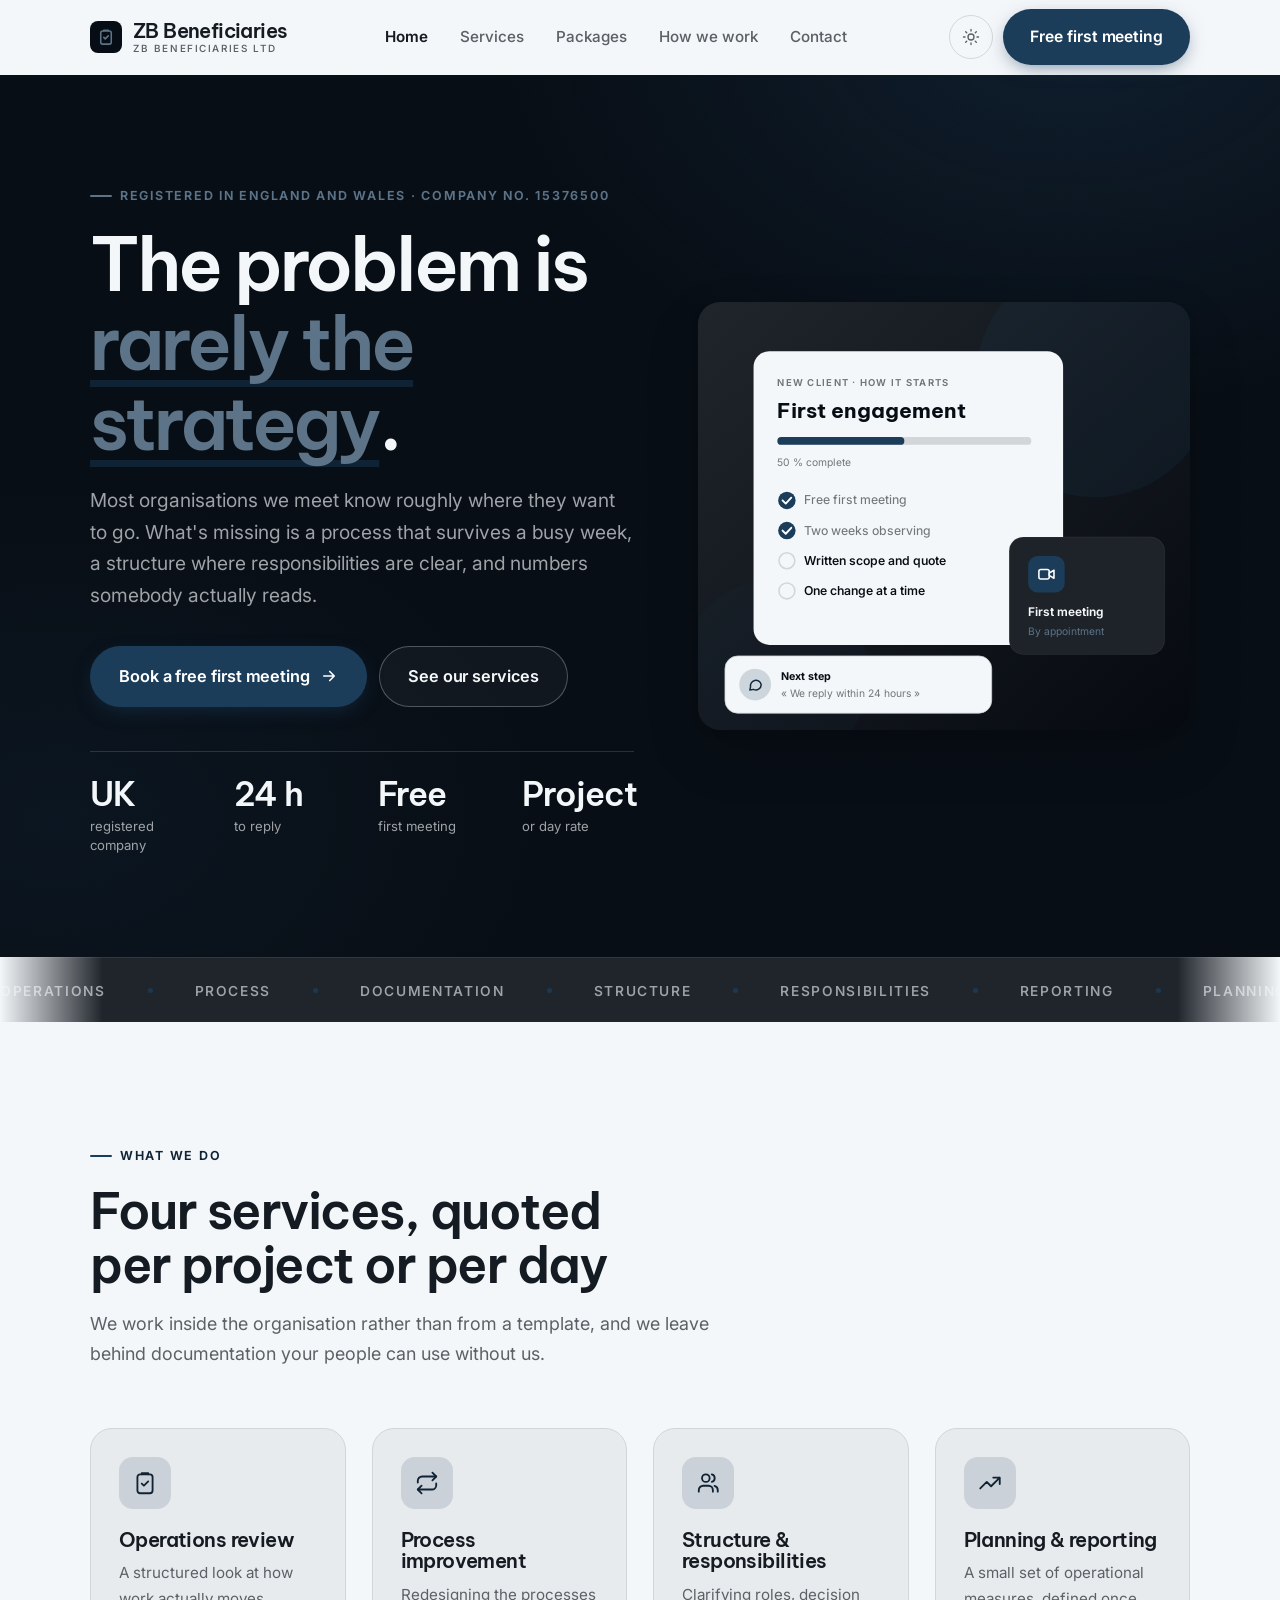
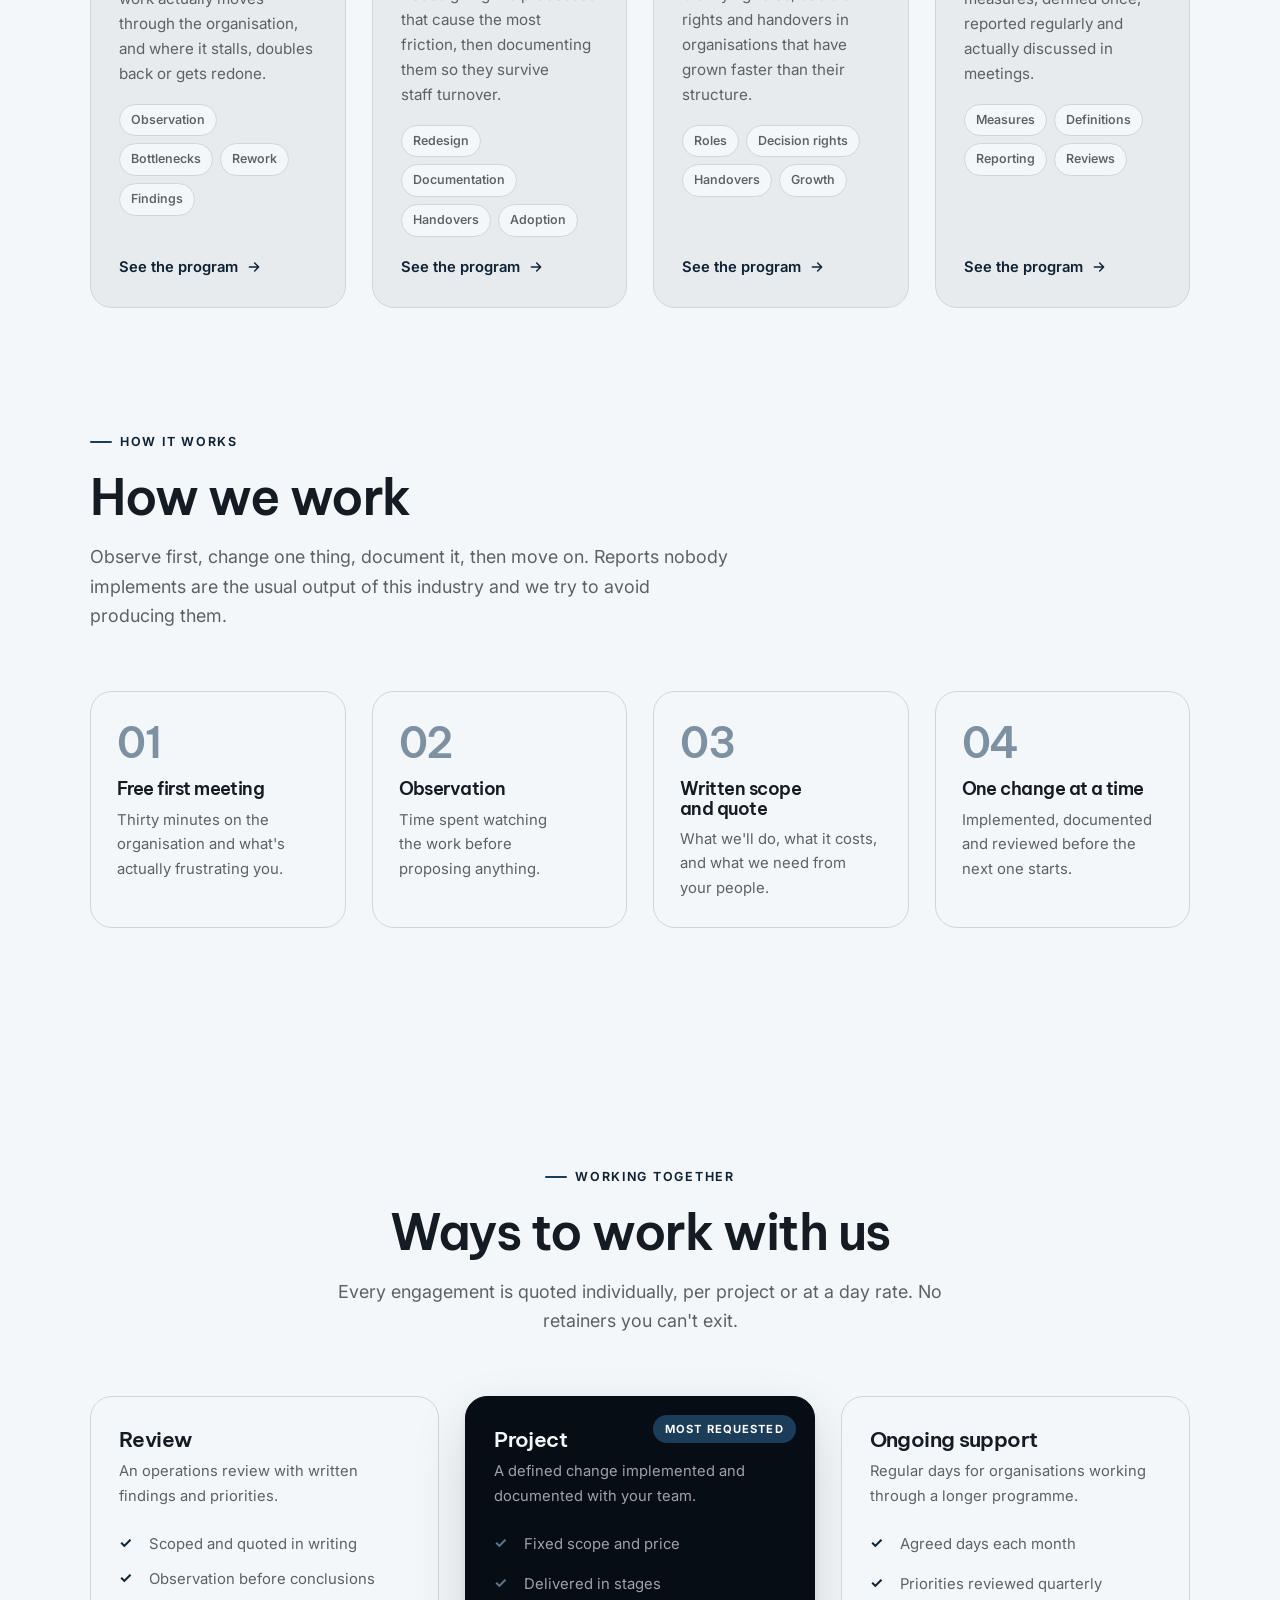
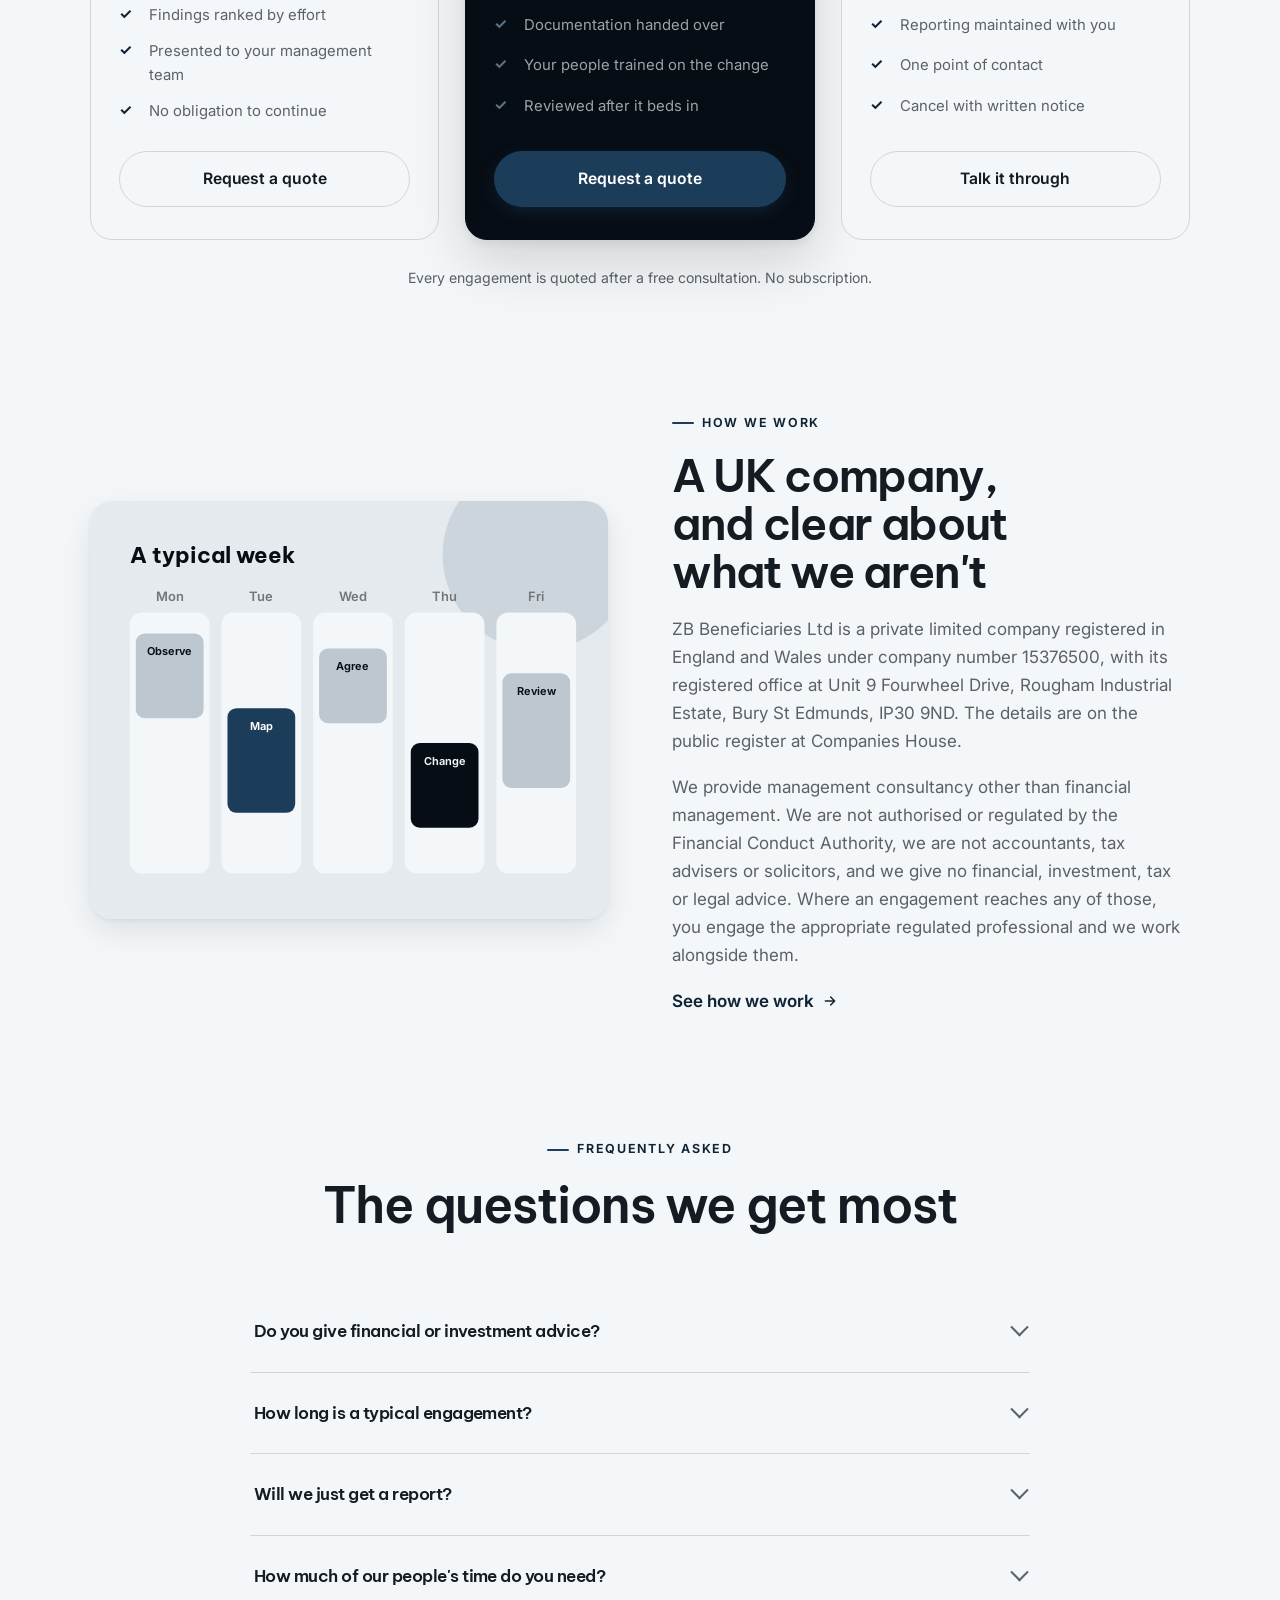
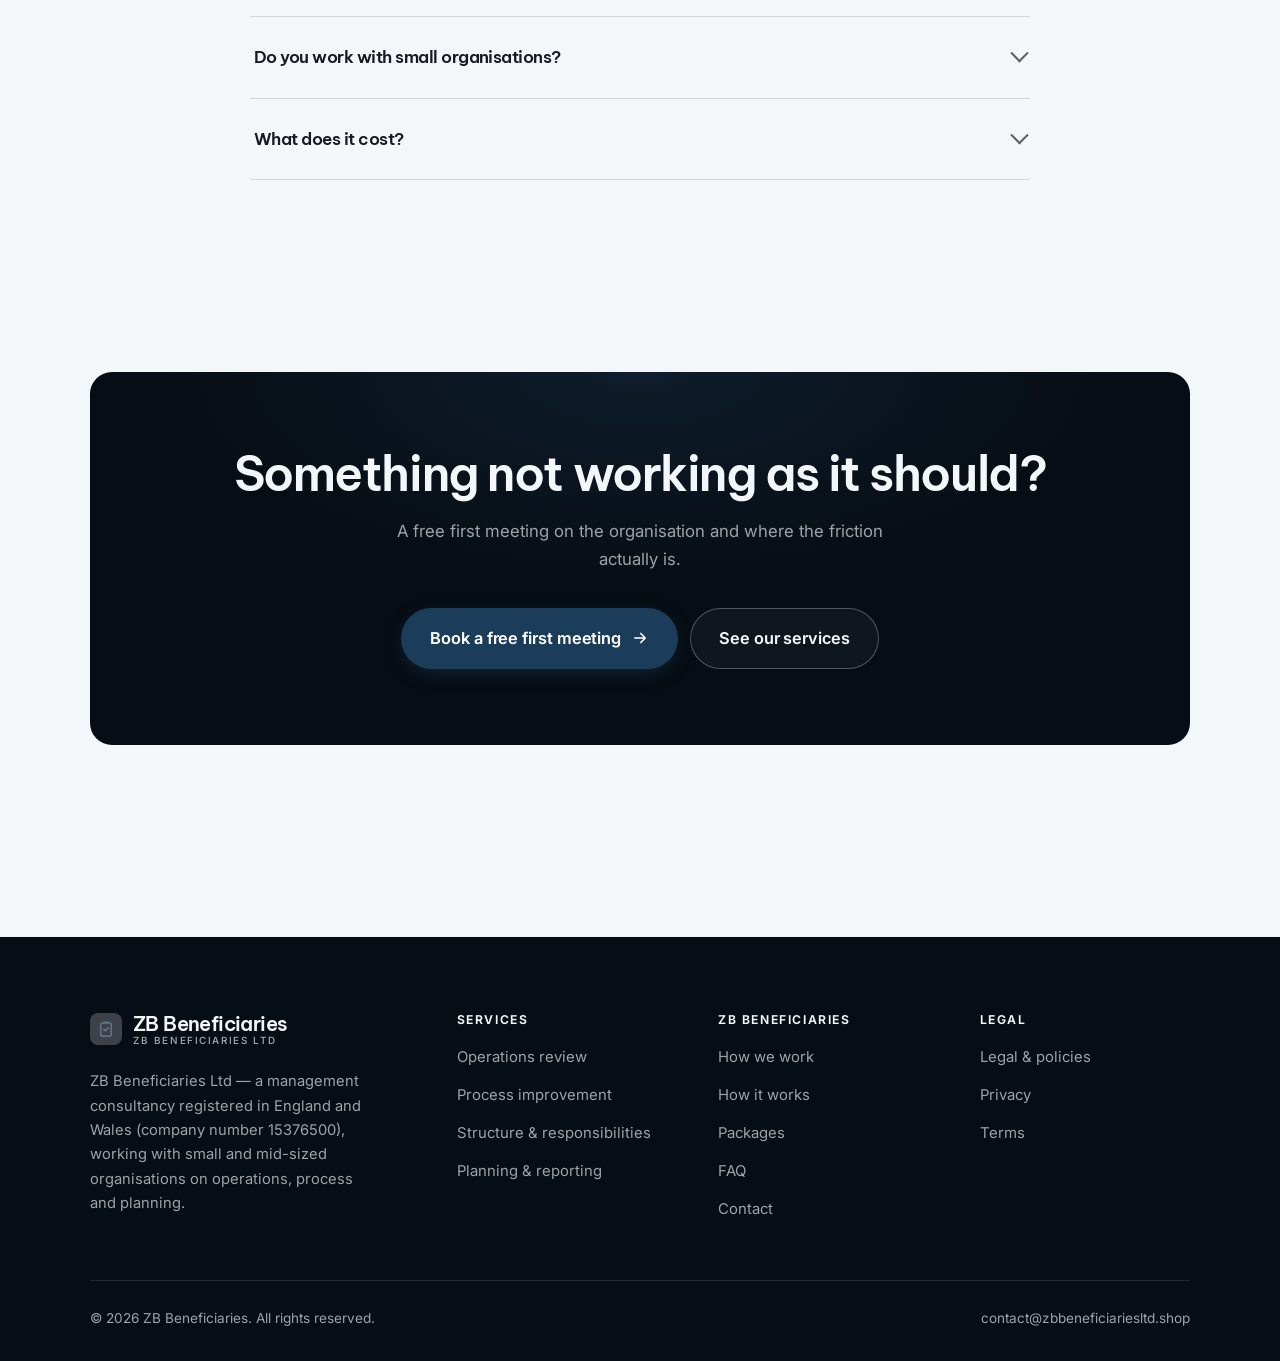
<file: index.html>
<!DOCTYPE html>
<html lang="en" class="no-js">
<head>
<meta charset="utf-8">
<meta name="viewport" content="width=device-width, initial-scale=1">
<title>ZB Beneficiaries Ltd — management consultancy for growing organisations</title>
<meta name="description" content="ZB Beneficiaries Ltd, a management consultancy registered in England and Wales: operations reviews, process improvement, organisational planning and performance reporting.">
<link rel="canonical" href="https://zbbeneficiariesltd.shop/">

<meta property="og:type" content="website">
<meta property="og:url" content="https://zbbeneficiariesltd.shop/">
<meta property="og:site_name" content="ZB Beneficiaries">
<meta property="og:locale" content="en_US">
<meta property="og:title" content="ZB Beneficiaries Ltd — management consultancy for growing organisations">
<meta property="og:description" content="ZB Beneficiaries Ltd, a management consultancy registered in England and Wales: operations reviews, process improvement, organisational planning and performance reporting.">
<meta name="theme-color" content="#070d14">

<link rel="icon" href="assets/img/favicon.svg" type="image/svg+xml">
<link rel="preconnect" href="https://fonts.googleapis.com">
<link rel="preconnect" href="https://fonts.gstatic.com" crossorigin>
<link rel="stylesheet" href="https://fonts.googleapis.com/css2?family=Be+Vietnam+Pro:wght@400;500;600;700&family=Inter:wght@400..700&display=swap">
<link rel="stylesheet" href="assets/css/style.css">

<!-- Thème appliqué avant le premier rendu (évite le flash) -->
<script>
document.documentElement.classList.remove('no-js');
(function(){try{var t=localStorage.getItem('site-theme');if(t){document.documentElement.setAttribute('data-theme',t);}}catch(e){}})();
</script>
<script type="application/ld+json">
{
  "@context": "https://schema.org",
  "@type": "Organization",
  "name": "ZB Beneficiaries",
  "url": "https://zbbeneficiariesltd.shop/",
  "email": "contact@zbbeneficiariesltd.shop",
  "description": "ZB Beneficiaries Ltd, a management consultancy registered in England and Wales: operations reviews, process improvement, organisational planning and performance reporting.",
  "areaServed": "US",
  "knowsLanguage": "en"
}
</script>
</head>

<body>
<a class="skip-link" href="#main">Skip to main content</a>

<header class="site-header">
  <nav class="wrap nav" aria-label="Main navigation">
    <a class="brand" href="index.html">
      <svg class="brand__mark" viewBox="0 0 64 64" aria-hidden="true">
        <rect class="bm-bg" width="64" height="64" rx="16"/>
        <g class="bm-ic" transform="translate(14 14) scale(1.5)" fill="none" stroke-width="2.1" stroke-linecap="round" stroke-linejoin="round"><rect x="5" y="4" width="14" height="17.5" rx="2.5"/><path d="M9 4V3h6v1M9 12.5l2 2 4-4"/></g>
      </svg>
      <span>ZB Beneficiaries<span class="brand__sub">ZB Beneficiaries Ltd</span></span>
    </a>

    <ul class="nav__links" id="nav-links">
      <li><a href="index.html" aria-current="page">Home</a></li>
      <li><a href="programs.html">Services</a></li>
      <li><a href="index.html#pricing">Packages</a></li>
      <li><a href="about.html">How we work</a></li>
      <li><a href="contact.html">Contact</a></li>
      <li><a class="btn btn--primary" href="contact.html">Free first meeting</a></li>
    </ul>

    <div class="nav__cta">
      <button class="theme-toggle" type="button" aria-label="Switch to dark theme">
        <svg class="icon-sun" viewBox="0 0 24 24" fill="none" stroke="currentColor" stroke-width="1.8" stroke-linecap="round" aria-hidden="true"><circle cx="12" cy="12" r="4"/><path d="M12 2v2m0 16v2M2 12h2m16 0h2M4.9 4.9l1.4 1.4m11.4 11.4 1.4 1.4M19.1 4.9l-1.4 1.4M6.3 17.7l-1.4 1.4"/></svg>
        <svg class="icon-moon" viewBox="0 0 24 24" fill="none" stroke="currentColor" stroke-width="1.8" stroke-linecap="round" stroke-linejoin="round" aria-hidden="true"><path d="M21 12.8A9 9 0 1 1 11.2 3a7 7 0 0 0 9.8 9.8z"/></svg>
      </button>
      <a class="btn btn--primary" href="contact.html">Free first meeting</a>
      <button class="nav__toggle" type="button" aria-expanded="false" aria-controls="nav-links" aria-label="Open menu">
        <svg class="icon-open" viewBox="0 0 24 24" fill="none" stroke="currentColor" stroke-width="2" stroke-linecap="round" aria-hidden="true"><path d="M3 6h18M3 12h18M3 18h18"/></svg>
        <svg class="icon-close" viewBox="0 0 24 24" fill="none" stroke="currentColor" stroke-width="2" stroke-linecap="round" aria-hidden="true"><path d="M6 6l12 12M18 6L6 18"/></svg>
      </button>
    </div>
  </nav>
</header>

<main id="main">

<section class="hero">
  <div class="wrap hero__inner">
    <div>
      <span class="eyebrow hero__eyebrow">Registered in England and Wales · Company no. 15376500</span>
      <h1>The problem is<br> <em>rarely the strategy</em>.</h1>
      <p class="hero__lede">Most organisations we meet know roughly where they want to go. What's missing is a process that survives a busy week, a structure where responsibilities are clear, and numbers somebody actually reads.</p>

      <div class="hero__actions">
        <a class="btn btn--primary btn--lg" href="contact.html">Book a free first meeting <svg viewBox="0 0 24 24" fill="none" stroke="currentColor" stroke-width="2.2" stroke-linecap="round" stroke-linejoin="round" aria-hidden="true"><path d="M5 12h14M13 6l6 6-6 6"/></svg></a>
        <a class="btn btn--on-dark btn--lg" href="programs.html">See our services</a>
      </div>

      <ul class="hero__proof">
        <li><span class="stat__num">UK</span><span class="stat__label">registered company</span></li>
        <li><span class="stat__num">24 h</span><span class="stat__label">to reply</span></li>
        <li><span class="stat__num">Free</span><span class="stat__label">first meeting</span></li>
        <li><span class="stat__num">Project</span><span class="stat__label">or day rate</span></li>
      </ul>
    </div>

    <div class="hero__art">
      <svg viewBox="0 0 620 540" role="img" aria-label="How a first engagement with ZB Beneficiaries works, from free meeting to a written scope.">
        <defs>
          <linearGradient id="hbg" x1="0" y1="0" x2="1" y2="1">
            <stop offset="0" stop-color="#20252c"/><stop offset="1" stop-color="#060a10"/>
          </linearGradient>
        </defs>
        <rect width="620" height="540" rx="22" fill="url(#hbg)"/>
        <circle cx="500" cy="96" r="150" fill="#1c3d5a" opacity=".16"/>
        <circle cx="96" cy="470" r="120" fill="#1c3d5a" opacity=".08"/>

        <g style="font-family: var(--font-body)">
          <!-- Carte programme -->
          <rect x="70" y="62" width="390" height="370" rx="20" fill="#f4f7f9"/>
          <text x="100" y="106" font-size="12" font-weight="650" letter-spacing="1.6" fill="#72767b">NEW CLIENT · HOW IT STARTS</text>
          <text x="100" y="146" font-size="27" font-weight="700" fill="#070d14" style="font-family: var(--font-display)">First engagement</text>
          <rect x="100" y="170" width="320" height="10" rx="5" fill="#d3d6d9"/>
          <rect x="100" y="170" width="160" height="10" rx="5" fill="#1c3d5a"/>
          <text x="100" y="206" font-size="13" fill="#72767b">50 % complete</text>
          <circle cx="112" cy="250" r="11" fill="#1c3d5a"/><path d="M106.5 250l4 4 7-7.5" fill="none" stroke="#ffffff" stroke-width="2.4" stroke-linecap="round" stroke-linejoin="round"/><text x="134" y="255" font-size="15.5" fill="#72767b" font-weight="450">Free first meeting</text>
          <circle cx="112" cy="288" r="11" fill="#1c3d5a"/><path d="M106.5 288l4 4 7-7.5" fill="none" stroke="#ffffff" stroke-width="2.4" stroke-linecap="round" stroke-linejoin="round"/><text x="134" y="293" font-size="15.5" fill="#72767b" font-weight="450">Two weeks observing</text>
          <circle cx="112" cy="326" r="10" fill="none" stroke="#d3d6d9" stroke-width="2"/><text x="134" y="331" font-size="15.5" fill="#070d14" font-weight="560">Written scope and quote</text>
          <circle cx="112" cy="364" r="10" fill="none" stroke="#d3d6d9" stroke-width="2"/><text x="134" y="369" font-size="15.5" fill="#070d14" font-weight="560">One change at a time</text>

          <!-- Carte séance -->
          <rect x="392" y="296" width="196" height="148" rx="18" fill="#1d2329" stroke="#ffffff" stroke-opacity=".08"/>
          <rect x="416" y="320" width="46" height="46" rx="12" fill="#1c3d5a"/>
          <g transform="translate(427 331)" fill="none" stroke="#ffffff" color="#ffffff" stroke-width="2" stroke-linecap="round" stroke-linejoin="round"><rect x="2.5" y="6" width="13" height="12" rx="2.5"/><path d="M15.5 10.5 21.5 7v10l-6-3.5z"/></g>
          <text x="416" y="396" font-size="15" font-weight="650" fill="#f4f7f9">First meeting</text>
          <text x="416" y="420" font-size="13" fill="#5c7388">By appointment</text>

          <!-- Retour du coach -->
          <rect x="34" y="446" width="336" height="72" rx="16" fill="#f4f7f9" stroke="#d3d6d9"/>
          <circle cx="72" cy="482" r="20" fill="#cdd6dc"/>
          <g transform="translate(62 472) scale(.84)" fill="none" stroke="#12283b" stroke-width="2.2" stroke-linecap="round" stroke-linejoin="round"><path d="M21 12a8 8 0 0 1-11.6 7.1L4 20l1-4.6A8 8 0 1 1 21 12z"/></g>
          <text x="104" y="476" font-size="13.5" font-weight="700" fill="#070d14">Next step</text>
          <text x="104" y="498" font-size="13" fill="#72767b">« We reply within 24 hours »</text>
        </g>
      </svg>
    </div>
  </div>
</section>

<div class="marquee" aria-hidden="true">
  <div class="marquee__track"><span>Operations</span><span>Process</span><span>Documentation</span><span>Structure</span><span>Responsibilities</span><span>Reporting</span><span>Planning</span><span>Handovers</span><span>Training</span><span>Review</span><span>Operations</span><span>Process</span><span>Documentation</span><span>Structure</span><span>Responsibilities</span><span>Reporting</span><span>Planning</span><span>Handovers</span><span>Training</span><span>Review</span></div>
</div>

<section class="section wrap" id="programs">
  <div class="section-head reveal">
    <span class="eyebrow">What we do</span>
    <h2>Four services, quoted per project or per day</h2>
    <p>We work inside the organisation rather than from a template, and we leave behind documentation your people can use without us.</p>
  </div>
  <div class="grid grid--4 reveal-group">
    <a class="card" href="programs.html#operations">
      <div class="card__icon"><svg viewBox="0 0 24 24" fill="none" stroke="currentColor" stroke-width="1.7" stroke-linecap="round" stroke-linejoin="round" aria-hidden="true"><rect x="5" y="4" width="14" height="17.5" rx="2.5"/><path d="M9 4V3h6v1M9 12.5l2 2 4-4"/></svg></div>
      <h3>Operations review</h3>
      <p>A structured look at how work actually moves through the organisation, and where it stalls, doubles back or gets redone.</p>
      <ul class="tags"><li>Observation</li><li>Bottlenecks</li><li>Rework</li><li>Findings</li></ul>
      <span class="arrow-link">See the program <svg viewBox="0 0 24 24" fill="none" stroke="currentColor" stroke-width="2.2" stroke-linecap="round" stroke-linejoin="round" aria-hidden="true"><path d="M5 12h14M13 6l6 6-6 6"/></svg></span>
    </a>
    <a class="card" href="programs.html#process">
      <div class="card__icon"><svg viewBox="0 0 24 24" fill="none" stroke="currentColor" stroke-width="1.7" stroke-linecap="round" stroke-linejoin="round" aria-hidden="true"><path d="M17 2.5l3.5 3.5L17 9.5"/><path d="M3.5 11.5V10A4 4 0 0 1 7.5 6h13M7 21.5 3.5 18 7 14.5"/><path d="M20.5 12.5V14a4 4 0 0 1-4 4h-13"/></svg></div>
      <h3>Process improvement</h3>
      <p>Redesigning the processes that cause the most friction, then documenting them so they survive staff turnover.</p>
      <ul class="tags"><li>Redesign</li><li>Documentation</li><li>Handovers</li><li>Adoption</li></ul>
      <span class="arrow-link">See the program <svg viewBox="0 0 24 24" fill="none" stroke="currentColor" stroke-width="2.2" stroke-linecap="round" stroke-linejoin="round" aria-hidden="true"><path d="M5 12h14M13 6l6 6-6 6"/></svg></span>
    </a>
    <a class="card" href="programs.html#organisation">
      <div class="card__icon"><svg viewBox="0 0 24 24" fill="none" stroke="currentColor" stroke-width="1.7" stroke-linecap="round" stroke-linejoin="round" aria-hidden="true"><path d="M16.5 20v-1.5a4 4 0 0 0-4-4h-5a4 4 0 0 0-4 4V20"/><circle cx="10" cy="7.5" r="3.5"/><path d="M21 20v-1.5a4 4 0 0 0-3-3.9M15.5 4.1a3.5 3.5 0 0 1 0 6.8"/></svg></div>
      <h3>Structure &amp; responsibilities</h3>
      <p>Clarifying roles, decision rights and handovers in organisations that have grown faster than their structure.</p>
      <ul class="tags"><li>Roles</li><li>Decision rights</li><li>Handovers</li><li>Growth</li></ul>
      <span class="arrow-link">See the program <svg viewBox="0 0 24 24" fill="none" stroke="currentColor" stroke-width="2.2" stroke-linecap="round" stroke-linejoin="round" aria-hidden="true"><path d="M5 12h14M13 6l6 6-6 6"/></svg></span>
    </a>
    <a class="card" href="programs.html#reporting">
      <div class="card__icon"><svg viewBox="0 0 24 24" fill="none" stroke="currentColor" stroke-width="1.7" stroke-linecap="round" stroke-linejoin="round" aria-hidden="true"><path d="M3 17l6-6 4 4 8-8M15 7h6v6"/></svg></div>
      <h3>Planning &amp; reporting</h3>
      <p>A small set of operational measures, defined once, reported regularly and actually discussed in meetings.</p>
      <ul class="tags"><li>Measures</li><li>Definitions</li><li>Reporting</li><li>Reviews</li></ul>
      <span class="arrow-link">See the program <svg viewBox="0 0 24 24" fill="none" stroke="currentColor" stroke-width="2.2" stroke-linecap="round" stroke-linejoin="round" aria-hidden="true"><path d="M5 12h14M13 6l6 6-6 6"/></svg></span>
    </a>
  </div>
</section>

<section class="section section--flush wrap" id="how-it-works">
  <div class="section-head reveal">
    <span class="eyebrow">How it works</span>
    <h2>How we work</h2>
    <p>Observe first, change one thing, document it, then move on. Reports nobody implements are the usual output of this industry and we try to avoid producing them.</p>
  </div>
  <div class="grid grid--4 steps reveal-group">
    <article class="step">
      <h3>Free first meeting</h3>
      <p>Thirty minutes on the organisation and what's actually frustrating you.</p>
    </article>
    <article class="step">
      <h3>Observation</h3>
      <p>Time spent watching the work before proposing anything.</p>
    </article>
    <article class="step">
      <h3>Written scope and quote</h3>
      <p>What we'll do, what it costs, and what we need from your people.</p>
    </article>
    <article class="step">
      <h3>One change at a time</h3>
      <p>Implemented, documented and reviewed before the next one starts.</p>
    </article>
  </div>
</section>

<section class="section wrap" id="pricing">
  <div class="section-head section-head--center reveal">
    <span class="eyebrow">Working together</span>
    <h2>Ways to work with us</h2>
    <p>Every engagement is quoted individually, per project or at a day rate. No retainers you can't exit.</p>
  </div>
  <div class="grid grid--3 plans reveal-group">
    <article class="plan">
      
      <h3>Review</h3>
      <p class="plan__desc">An operations review with written findings and priorities.</p>
      
      <ul class="plan__features">
        <li>Scoped and quoted in writing</li>
        <li>Observation before conclusions</li>
        <li>Findings ranked by effort</li>
        <li>Presented to your management team</li>
        <li>No obligation to continue</li>
      </ul>
      <a class="btn btn--ghost btn--block" href="contact.html">Request a quote</a>
    </article>
    <article class="plan plan--featured">
      <span class="plan__tag">Most requested</span>
      <h3>Project</h3>
      <p class="plan__desc">A defined change implemented and documented with your team.</p>
      
      <ul class="plan__features">
        <li>Fixed scope and price</li>
        <li>Delivered in stages</li>
        <li>Documentation handed over</li>
        <li>Your people trained on the change</li>
        <li>Reviewed after it beds in</li>
      </ul>
      <a class="btn btn--primary btn--block" href="contact.html">Request a quote</a>
    </article>
    <article class="plan">
      
      <h3>Ongoing support</h3>
      <p class="plan__desc">Regular days for organisations working through a longer programme.</p>
      
      <ul class="plan__features">
        <li>Agreed days each month</li>
        <li>Priorities reviewed quarterly</li>
        <li>Reporting maintained with you</li>
        <li>One point of contact</li>
        <li>Cancel with written notice</li>
      </ul>
      <a class="btn btn--ghost btn--block" href="contact.html">Talk it through</a>
    </article>
  </div>
  <p class="plans-note">Every engagement is quoted after a free consultation. No subscription.</p>
</section>

<section class="section section--flush wrap">
  <div class="split reveal">
    <div class="split__art">
      <svg viewBox="0 0 520 420" role="img" aria-label="Example of a typical week: Observe, Map, Agree, Change, Review.">
        <rect width="520" height="420" rx="20" fill="#e5eaee"/>
        <circle cx="450" cy="54" r="96" fill="#1c3d5a" opacity=".12"/>
        <g style="font-family: var(--font-body)">
        <text x="40" y="62" font-size="22" font-weight="700" fill="#070d14" style="font-family: var(--font-display)">A typical week</text>
        <text x="80" y="100" text-anchor="middle" font-size="13" font-weight="600" fill="#72767b">Mon</text>
        <rect x="40" y="112" width="80" height="262" rx="12" fill="#f4f7f9"/>
        <rect x="46" y="133" width="68" height="85" rx="9" fill="#bcc7d0"/>
        <text x="80" y="155" text-anchor="middle" font-size="11" font-weight="650" fill="#070d14">Observe</text>
        <text x="172" y="100" text-anchor="middle" font-size="13" font-weight="600" fill="#72767b">Tue</text>
        <rect x="132" y="112" width="80" height="262" rx="12" fill="#f4f7f9"/>
        <rect x="138" y="208" width="68" height="105" rx="9" fill="#1c3d5a"/>
        <text x="172" y="230" text-anchor="middle" font-size="11" font-weight="650" fill="#ffffff">Map</text>
        <text x="264" y="100" text-anchor="middle" font-size="13" font-weight="600" fill="#72767b">Wed</text>
        <rect x="224" y="112" width="80" height="262" rx="12" fill="#f4f7f9"/>
        <rect x="230" y="148" width="68" height="75" rx="9" fill="#bcc7d0"/>
        <text x="264" y="170" text-anchor="middle" font-size="11" font-weight="650" fill="#070d14">Agree</text>
        <text x="356" y="100" text-anchor="middle" font-size="13" font-weight="600" fill="#72767b">Thu</text>
        <rect x="316" y="112" width="80" height="262" rx="12" fill="#f4f7f9"/>
        <rect x="322" y="243" width="68" height="85" rx="9" fill="#070d14"/>
        <text x="356" y="265" text-anchor="middle" font-size="11" font-weight="650" fill="#f4f7f9">Change</text>
        <text x="448" y="100" text-anchor="middle" font-size="13" font-weight="600" fill="#72767b">Fri</text>
        <rect x="408" y="112" width="80" height="262" rx="12" fill="#f4f7f9"/>
        <rect x="414" y="173" width="68" height="115" rx="9" fill="#bcc7d0"/>
        <text x="448" y="195" text-anchor="middle" font-size="11" font-weight="650" fill="#070d14">Review</text>
        </g>
      </svg>
    </div>
    <div>
      <span class="eyebrow">How we work</span>
      <h2>A UK company, and clear about what we aren't</h2>
      <p>ZB Beneficiaries Ltd is a private limited company registered in England and Wales under company number 15376500, with its registered office at Unit 9 Fourwheel Drive, Rougham Industrial Estate, Bury St Edmunds, IP30 9ND. The details are on the public register at Companies House.</p>
      <p>We provide management consultancy other than financial management. We are not authorised or regulated by the Financial Conduct Authority, we are not accountants, tax advisers or solicitors, and we give no financial, investment, tax or legal advice. Where an engagement reaches any of those, you engage the appropriate regulated professional and we work alongside them.</p>
      <p><a class="arrow-link" href="about.html">See how we work <svg viewBox="0 0 24 24" fill="none" stroke="currentColor" stroke-width="2.2" stroke-linecap="round" stroke-linejoin="round" aria-hidden="true"><path d="M5 12h14M13 6l6 6-6 6"/></svg></a></p>
    </div>
  </div>
</section>

<section class="section section--flush wrap" id="faq">
  <div class="section-head section-head--center reveal">
    <span class="eyebrow">Frequently asked</span>
    <h2>The questions we get most</h2>
  </div>
  <div class="faq reveal">
    <details>
      <summary>Do you give financial or investment advice?</summary>
      <p>No. We provide management consultancy other than financial management, and we're not FCA authorised. Financial, tax and legal questions go to regulated professionals.</p>
    </details>
    <details>
      <summary>How long is a typical engagement?</summary>
      <p>A review is usually two to six weeks; an implementation project runs longer. Both are scoped and priced in writing before anything starts.</p>
    </details>
    <details>
      <summary>Will we just get a report?</summary>
      <p>Only if that's what you asked for. Our preference is to implement one change, document it and see it hold — reports that sit in a drawer help nobody.</p>
    </details>
    <details>
      <summary>How much of our people's time do you need?</summary>
      <p>Some, unavoidably — the work can't be observed from outside. We agree the time commitment in the scope so it isn't a surprise.</p>
    </details>
    <details>
      <summary>Do you work with small organisations?</summary>
      <p>Yes, that's most of our work. Small organisations feel process problems faster and can change direction more quickly.</p>
    </details>
    <details>
      <summary>What does it cost?</summary>
      <p>It depends on scope. Everything is quoted in writing after a free first meeting, and nothing is charged before you accept.</p>
    </details>
  </div>
</section>

<section class="wrap section--tight">
  <div class="cta-band reveal">
    <h2>Something not working as it should?</h2>
    <p>A free first meeting on the organisation and where the friction actually is.</p>
    <div class="hero__actions">
      <a class="btn btn--primary btn--lg" href="contact.html">Book a free first meeting <svg viewBox="0 0 24 24" fill="none" stroke="currentColor" stroke-width="2.2" stroke-linecap="round" stroke-linejoin="round" aria-hidden="true"><path d="M5 12h14M13 6l6 6-6 6"/></svg></a>
      <a class="btn btn--on-dark btn--lg" href="programs.html">See our services</a>
    </div>
  </div>
</section>

</main>

<footer class="site-footer">
  <div class="wrap">
    <div class="footer__grid">
      <div class="footer__brand">
        <a class="brand" href="index.html">
          <svg class="brand__mark" viewBox="0 0 64 64" aria-hidden="true">
        <rect class="bm-bg" width="64" height="64" rx="16"/>
        <g class="bm-ic" transform="translate(14 14) scale(1.5)" fill="none" stroke-width="2.1" stroke-linecap="round" stroke-linejoin="round"><rect x="5" y="4" width="14" height="17.5" rx="2.5"/><path d="M9 4V3h6v1M9 12.5l2 2 4-4"/></g>
      </svg>
          <span>ZB Beneficiaries<span class="brand__sub">ZB Beneficiaries Ltd</span></span>
        </a>
        <p>ZB Beneficiaries Ltd — a management consultancy registered in England and Wales (company number 15376500), working with small and mid-sized organisations on operations, process and planning.</p>
      </div>

      <div class="footer__col">
        <h4>Services</h4>
        <ul>
          <li><a href="programs.html#operations">Operations review</a></li>
          <li><a href="programs.html#process">Process improvement</a></li>
          <li><a href="programs.html#organisation">Structure &amp; responsibilities</a></li>
          <li><a href="programs.html#reporting">Planning &amp; reporting</a></li>
        </ul>
      </div>

      <div class="footer__col">
        <h4>ZB Beneficiaries</h4>
        <ul>
          <li><a href="about.html">How we work</a></li>
          <li><a href="index.html#how-it-works">How it works</a></li>
          <li><a href="index.html#pricing">Packages</a></li>
          <li><a href="index.html#faq">FAQ</a></li>
          <li><a href="contact.html">Contact</a></li>
        </ul>
      </div>

      <div class="footer__col">
        <h4>Legal</h4>
        <ul>
          <li><a href="legal.html">Legal &amp; policies</a></li>
          <li><a href="legal.html#privacy">Privacy</a></li>
          <li><a href="legal.html#terms">Terms</a></li>
        </ul>
      </div>
    </div>

    <div class="footer__bottom">
      <p>© <span data-year>2026</span> ZB Beneficiaries. All rights reserved.</p>
      <p><a href="mailto:contact@zbbeneficiariesltd.shop">contact@zbbeneficiariesltd.shop</a></p>
    </div>
  </div>
</footer>

<script src="assets/js/main.js" defer></script>
</body>
</html>
</file>
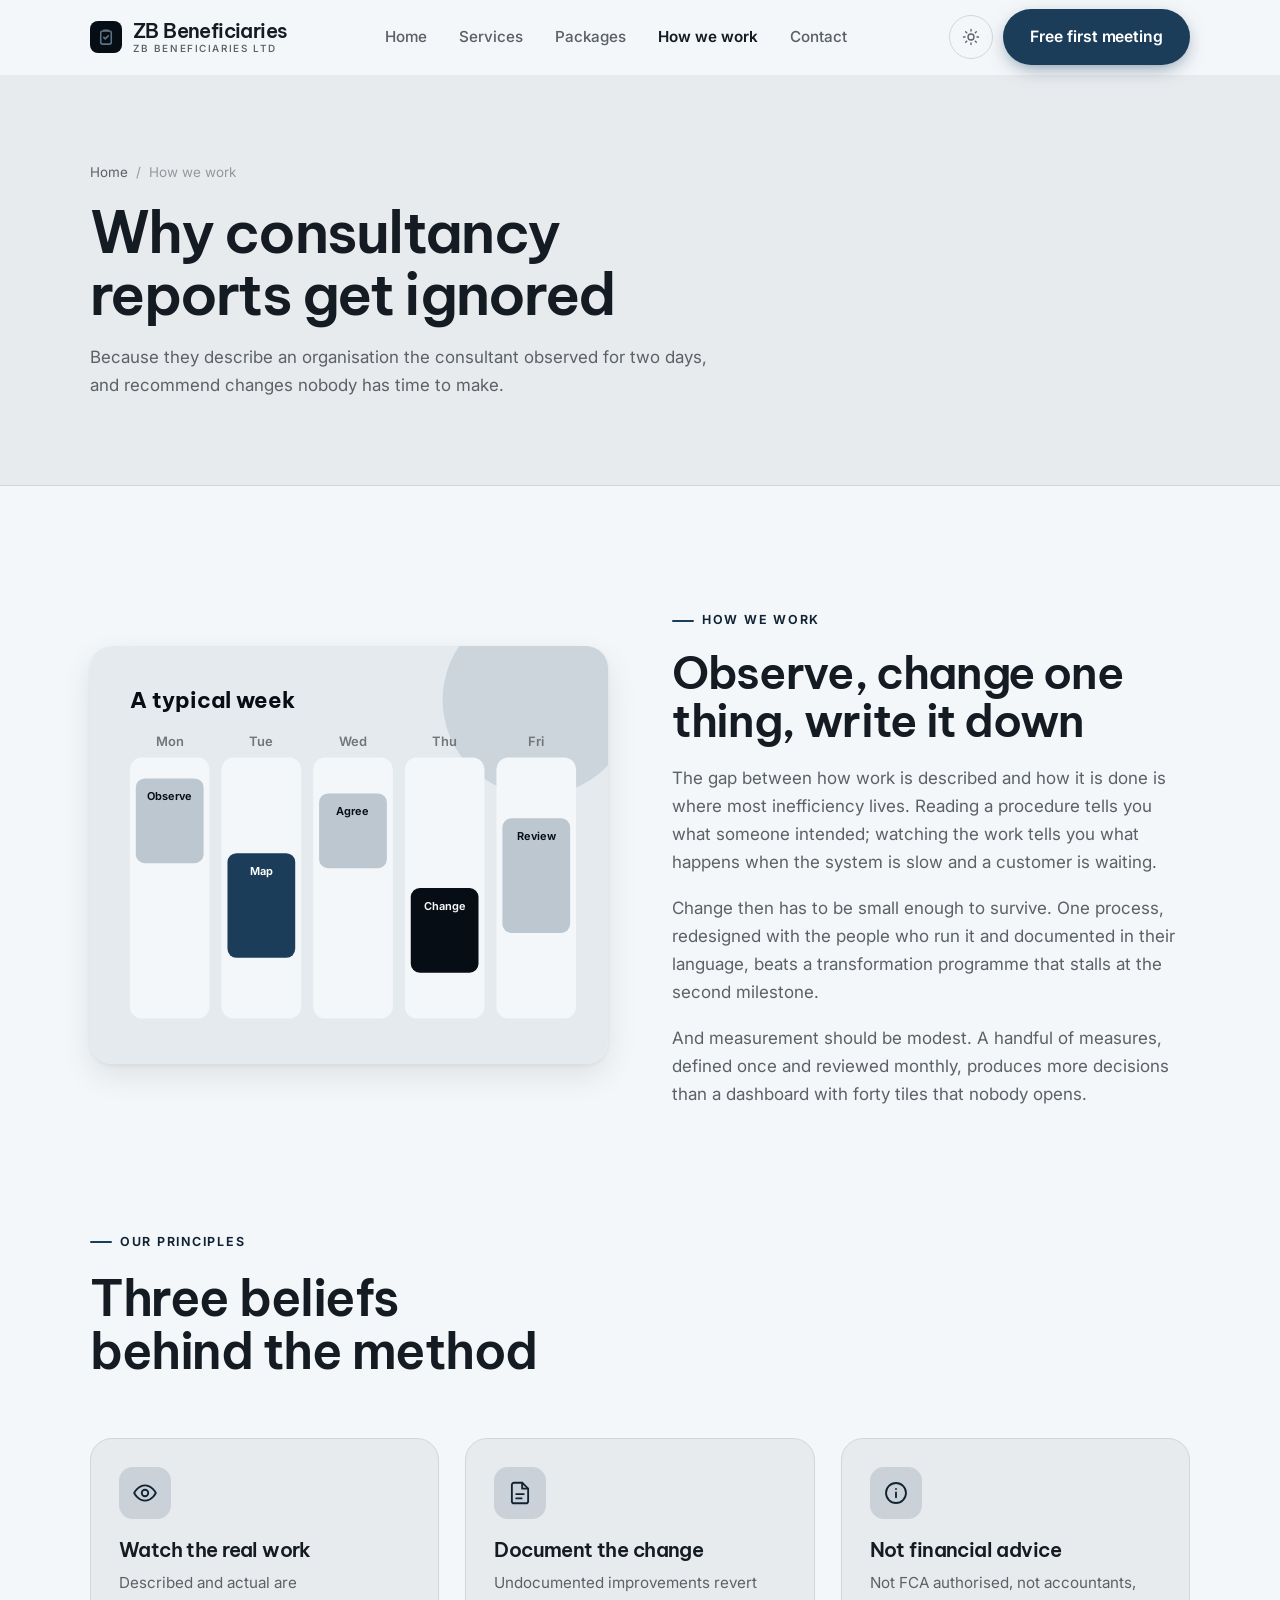
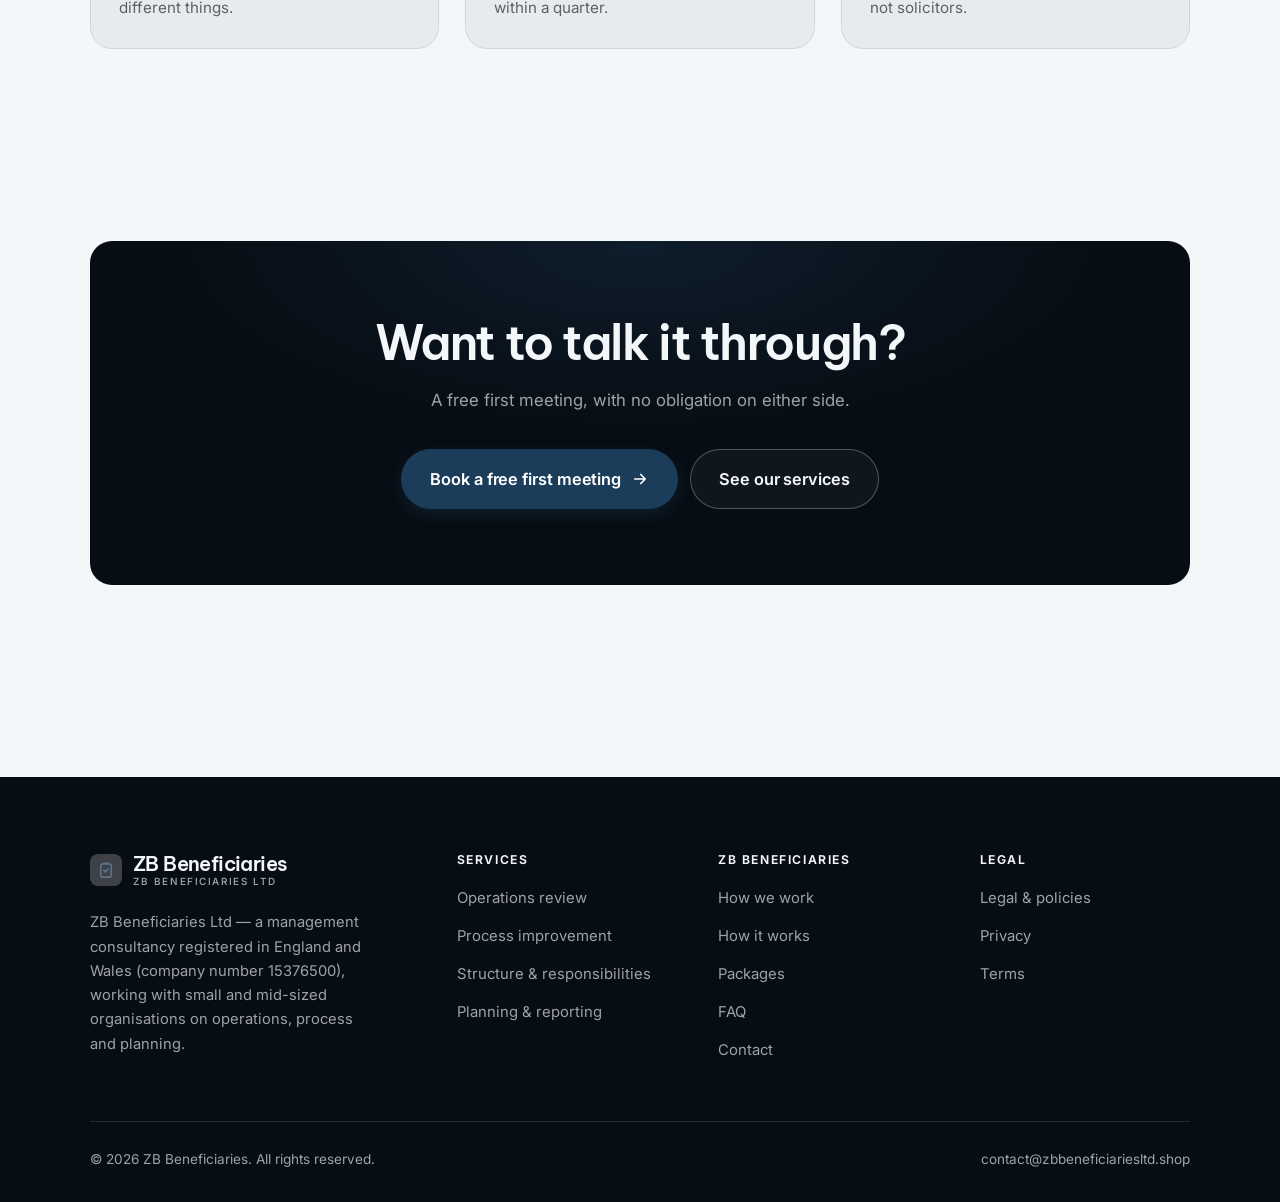
<file: about.html>
<!DOCTYPE html>
<html lang="en" class="no-js">
<head>
<meta charset="utf-8">
<meta name="viewport" content="width=device-width, initial-scale=1">
<title>How we work — ZB Beneficiaries</title>
<meta name="description" content="About ZB Beneficiaries Ltd, a management consultancy registered in England and Wales, company number 15376500.">
<link rel="canonical" href="https://zbbeneficiariesltd.shop/about.html">

<meta property="og:type" content="website">
<meta property="og:url" content="https://zbbeneficiariesltd.shop/about.html">
<meta property="og:site_name" content="ZB Beneficiaries">
<meta property="og:locale" content="en_US">
<meta property="og:title" content="How we work — ZB Beneficiaries">
<meta property="og:description" content="About ZB Beneficiaries Ltd, a management consultancy registered in England and Wales, company number 15376500.">
<meta name="theme-color" content="#070d14">

<link rel="icon" href="assets/img/favicon.svg" type="image/svg+xml">
<link rel="preconnect" href="https://fonts.googleapis.com">
<link rel="preconnect" href="https://fonts.gstatic.com" crossorigin>
<link rel="stylesheet" href="https://fonts.googleapis.com/css2?family=Be+Vietnam+Pro:wght@400;500;600;700&family=Inter:wght@400..700&display=swap">
<link rel="stylesheet" href="assets/css/style.css">

<!-- Thème appliqué avant le premier rendu (évite le flash) -->
<script>
document.documentElement.classList.remove('no-js');
(function(){try{var t=localStorage.getItem('site-theme');if(t){document.documentElement.setAttribute('data-theme',t);}}catch(e){}})();
</script>
</head>

<body>
<a class="skip-link" href="#main">Skip to main content</a>

<header class="site-header">
  <nav class="wrap nav" aria-label="Main navigation">
    <a class="brand" href="index.html">
      <svg class="brand__mark" viewBox="0 0 64 64" aria-hidden="true">
        <rect class="bm-bg" width="64" height="64" rx="16"/>
        <g class="bm-ic" transform="translate(14 14) scale(1.5)" fill="none" stroke-width="2.1" stroke-linecap="round" stroke-linejoin="round"><rect x="5" y="4" width="14" height="17.5" rx="2.5"/><path d="M9 4V3h6v1M9 12.5l2 2 4-4"/></g>
      </svg>
      <span>ZB Beneficiaries<span class="brand__sub">ZB Beneficiaries Ltd</span></span>
    </a>

    <ul class="nav__links" id="nav-links">
      <li><a href="index.html">Home</a></li>
      <li><a href="programs.html">Services</a></li>
      <li><a href="index.html#pricing">Packages</a></li>
      <li><a href="about.html" aria-current="page">How we work</a></li>
      <li><a href="contact.html">Contact</a></li>
      <li><a class="btn btn--primary" href="contact.html">Free first meeting</a></li>
    </ul>

    <div class="nav__cta">
      <button class="theme-toggle" type="button" aria-label="Switch to dark theme">
        <svg class="icon-sun" viewBox="0 0 24 24" fill="none" stroke="currentColor" stroke-width="1.8" stroke-linecap="round" aria-hidden="true"><circle cx="12" cy="12" r="4"/><path d="M12 2v2m0 16v2M2 12h2m16 0h2M4.9 4.9l1.4 1.4m11.4 11.4 1.4 1.4M19.1 4.9l-1.4 1.4M6.3 17.7l-1.4 1.4"/></svg>
        <svg class="icon-moon" viewBox="0 0 24 24" fill="none" stroke="currentColor" stroke-width="1.8" stroke-linecap="round" stroke-linejoin="round" aria-hidden="true"><path d="M21 12.8A9 9 0 1 1 11.2 3a7 7 0 0 0 9.8 9.8z"/></svg>
      </button>
      <a class="btn btn--primary" href="contact.html">Free first meeting</a>
      <button class="nav__toggle" type="button" aria-expanded="false" aria-controls="nav-links" aria-label="Open menu">
        <svg class="icon-open" viewBox="0 0 24 24" fill="none" stroke="currentColor" stroke-width="2" stroke-linecap="round" aria-hidden="true"><path d="M3 6h18M3 12h18M3 18h18"/></svg>
        <svg class="icon-close" viewBox="0 0 24 24" fill="none" stroke="currentColor" stroke-width="2" stroke-linecap="round" aria-hidden="true"><path d="M6 6l12 12M18 6L6 18"/></svg>
      </button>
    </div>
  </nav>
</header>

<main id="main">

<section class="page-head">
  <div class="wrap">
    <nav class="breadcrumb" aria-label="Breadcrumb">
      <a href="index.html">Home</a><span>/</span><span aria-current="page">How we work</span>
    </nav>
    <h1>Why consultancy reports get ignored</h1>
    <p>Because they describe an organisation the consultant observed for two days, and recommend changes nobody has time to make.</p>
  </div>
</section>

<section class="section wrap">
  <div class="split reveal">
    <div class="split__art">
      <svg viewBox="0 0 520 420" role="img" aria-label="Example of a typical week: Observe, Map, Agree, Change, Review.">
        <rect width="520" height="420" rx="20" fill="#e5eaee"/>
        <circle cx="450" cy="54" r="96" fill="#1c3d5a" opacity=".12"/>
        <g style="font-family: var(--font-body)">
        <text x="40" y="62" font-size="22" font-weight="700" fill="#070d14" style="font-family: var(--font-display)">A typical week</text>
        <text x="80" y="100" text-anchor="middle" font-size="13" font-weight="600" fill="#72767b">Mon</text>
        <rect x="40" y="112" width="80" height="262" rx="12" fill="#f4f7f9"/>
        <rect x="46" y="133" width="68" height="85" rx="9" fill="#bcc7d0"/>
        <text x="80" y="155" text-anchor="middle" font-size="11" font-weight="650" fill="#070d14">Observe</text>
        <text x="172" y="100" text-anchor="middle" font-size="13" font-weight="600" fill="#72767b">Tue</text>
        <rect x="132" y="112" width="80" height="262" rx="12" fill="#f4f7f9"/>
        <rect x="138" y="208" width="68" height="105" rx="9" fill="#1c3d5a"/>
        <text x="172" y="230" text-anchor="middle" font-size="11" font-weight="650" fill="#ffffff">Map</text>
        <text x="264" y="100" text-anchor="middle" font-size="13" font-weight="600" fill="#72767b">Wed</text>
        <rect x="224" y="112" width="80" height="262" rx="12" fill="#f4f7f9"/>
        <rect x="230" y="148" width="68" height="75" rx="9" fill="#bcc7d0"/>
        <text x="264" y="170" text-anchor="middle" font-size="11" font-weight="650" fill="#070d14">Agree</text>
        <text x="356" y="100" text-anchor="middle" font-size="13" font-weight="600" fill="#72767b">Thu</text>
        <rect x="316" y="112" width="80" height="262" rx="12" fill="#f4f7f9"/>
        <rect x="322" y="243" width="68" height="85" rx="9" fill="#070d14"/>
        <text x="356" y="265" text-anchor="middle" font-size="11" font-weight="650" fill="#f4f7f9">Change</text>
        <text x="448" y="100" text-anchor="middle" font-size="13" font-weight="600" fill="#72767b">Fri</text>
        <rect x="408" y="112" width="80" height="262" rx="12" fill="#f4f7f9"/>
        <rect x="414" y="173" width="68" height="115" rx="9" fill="#bcc7d0"/>
        <text x="448" y="195" text-anchor="middle" font-size="11" font-weight="650" fill="#070d14">Review</text>
        </g>
      </svg>
    </div>
    <div>
      <span class="eyebrow">How we work</span>
      <h2>Observe, change one thing, write it down</h2>
      <p>The gap between how work is described and how it is done is where most inefficiency lives. Reading a procedure tells you what someone intended; watching the work tells you what happens when the system is slow and a customer is waiting.</p>
      <p>Change then has to be small enough to survive. One process, redesigned with the people who run it and documented in their language, beats a transformation programme that stalls at the second milestone.</p>
      <p>And measurement should be modest. A handful of measures, defined once and reviewed monthly, produces more decisions than a dashboard with forty tiles that nobody opens.</p>
      <!--
        TO DO: add a short introduction of the coach (name, real background),
        with a photo if possible. Do not invent credentials — see README.md.
      -->
    </div>
  </div>
</section>

<section class="section section--flush wrap">
  <div class="section-head reveal">
    <span class="eyebrow">Our principles</span>
    <h2>Three beliefs behind the method</h2>
  </div>
  <div class="grid grid--3 reveal-group">
    <article class="card">
      <div class="card__icon"><svg viewBox="0 0 24 24" fill="none" stroke="currentColor" stroke-width="1.7" stroke-linecap="round" stroke-linejoin="round" aria-hidden="true"><path d="M2 12s3.6-7 10-7 10 7 10 7-3.6 7-10 7S2 12 2 12z"/><circle cx="12" cy="12" r="3"/></svg></div>
      <h3>Watch the real work</h3>
      <p>Described and actual are different things.</p>
    </article>
    <article class="card">
      <div class="card__icon"><svg viewBox="0 0 24 24" fill="none" stroke="currentColor" stroke-width="1.7" stroke-linecap="round" stroke-linejoin="round" aria-hidden="true"><path d="M14 2.5H6.5A2 2 0 0 0 4.5 4.5v15a2 2 0 0 0 2 2h11a2 2 0 0 0 2-2V8z"/><path d="M14 2.5V8h5.5M8.5 13h7M8.5 17h5"/></svg></div>
      <h3>Document the change</h3>
      <p>Undocumented improvements revert within a quarter.</p>
    </article>
    <article class="card">
      <div class="card__icon"><svg viewBox="0 0 24 24" fill="none" stroke="currentColor" stroke-width="1.7" stroke-linecap="round" stroke-linejoin="round" aria-hidden="true"><circle cx="12" cy="12" r="9.2"/><path d="M12 16v-4.5M12 8.2v.1"/></svg></div>
      <h3>Not financial advice</h3>
      <p>Not FCA authorised, not accountants, not solicitors.</p>
    </article>
  </div>
</section>

<section class="wrap section--tight">
  <div class="cta-band reveal">
    <h2>Want to talk it through?</h2>
    <p>A free first meeting, with no obligation on either side.</p>
    <div class="hero__actions">
      <a class="btn btn--primary btn--lg" href="contact.html">Book a free first meeting <svg viewBox="0 0 24 24" fill="none" stroke="currentColor" stroke-width="2.2" stroke-linecap="round" stroke-linejoin="round" aria-hidden="true"><path d="M5 12h14M13 6l6 6-6 6"/></svg></a>
      <a class="btn btn--on-dark btn--lg" href="programs.html">See our services</a>
    </div>
  </div>
</section>

</main>

<footer class="site-footer">
  <div class="wrap">
    <div class="footer__grid">
      <div class="footer__brand">
        <a class="brand" href="index.html">
          <svg class="brand__mark" viewBox="0 0 64 64" aria-hidden="true">
        <rect class="bm-bg" width="64" height="64" rx="16"/>
        <g class="bm-ic" transform="translate(14 14) scale(1.5)" fill="none" stroke-width="2.1" stroke-linecap="round" stroke-linejoin="round"><rect x="5" y="4" width="14" height="17.5" rx="2.5"/><path d="M9 4V3h6v1M9 12.5l2 2 4-4"/></g>
      </svg>
          <span>ZB Beneficiaries<span class="brand__sub">ZB Beneficiaries Ltd</span></span>
        </a>
        <p>ZB Beneficiaries Ltd — a management consultancy registered in England and Wales (company number 15376500), working with small and mid-sized organisations on operations, process and planning.</p>
      </div>

      <div class="footer__col">
        <h4>Services</h4>
        <ul>
          <li><a href="programs.html#operations">Operations review</a></li>
          <li><a href="programs.html#process">Process improvement</a></li>
          <li><a href="programs.html#organisation">Structure &amp; responsibilities</a></li>
          <li><a href="programs.html#reporting">Planning &amp; reporting</a></li>
        </ul>
      </div>

      <div class="footer__col">
        <h4>ZB Beneficiaries</h4>
        <ul>
          <li><a href="about.html">How we work</a></li>
          <li><a href="index.html#how-it-works">How it works</a></li>
          <li><a href="index.html#pricing">Packages</a></li>
          <li><a href="index.html#faq">FAQ</a></li>
          <li><a href="contact.html">Contact</a></li>
        </ul>
      </div>

      <div class="footer__col">
        <h4>Legal</h4>
        <ul>
          <li><a href="legal.html">Legal &amp; policies</a></li>
          <li><a href="legal.html#privacy">Privacy</a></li>
          <li><a href="legal.html#terms">Terms</a></li>
        </ul>
      </div>
    </div>

    <div class="footer__bottom">
      <p>© <span data-year>2026</span> ZB Beneficiaries. All rights reserved.</p>
      <p><a href="mailto:contact@zbbeneficiariesltd.shop">contact@zbbeneficiariesltd.shop</a></p>
    </div>
  </div>
</footer>

<script src="assets/js/main.js" defer></script>
</body>
</html>
</file>
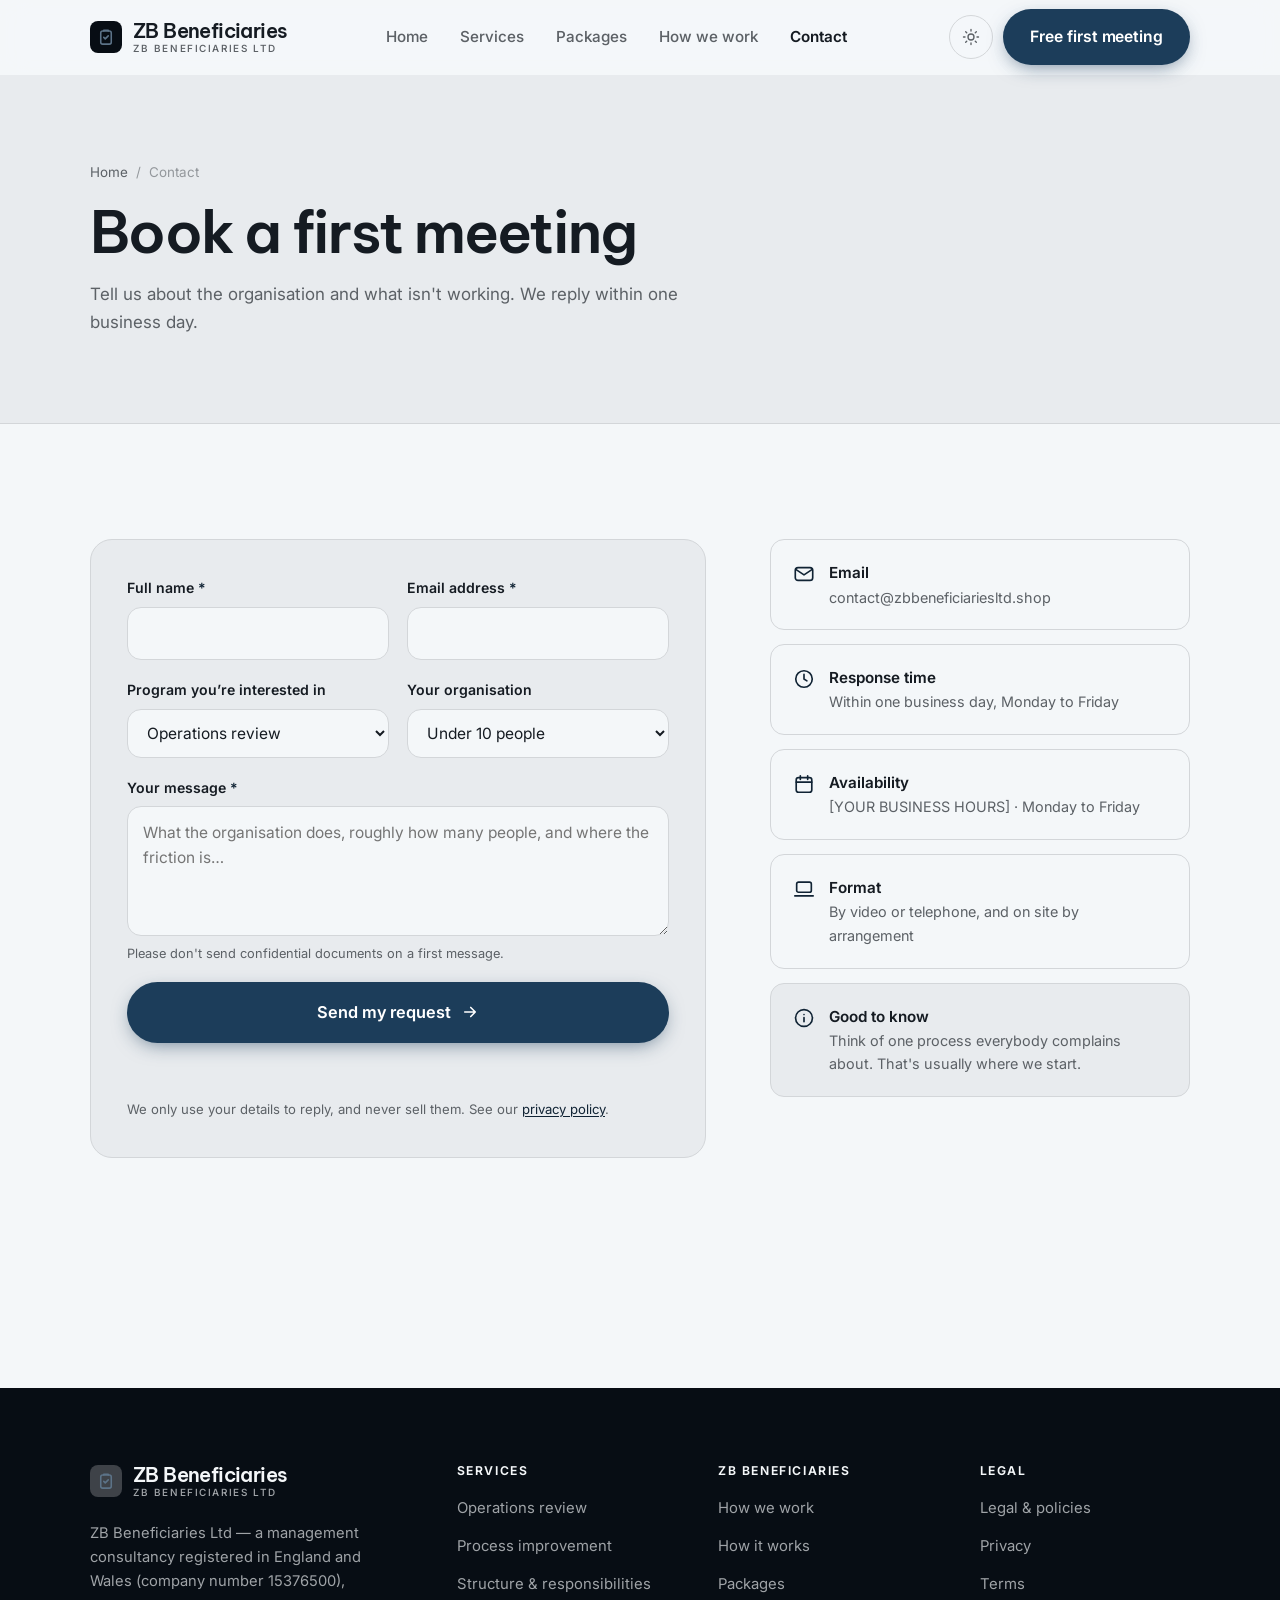
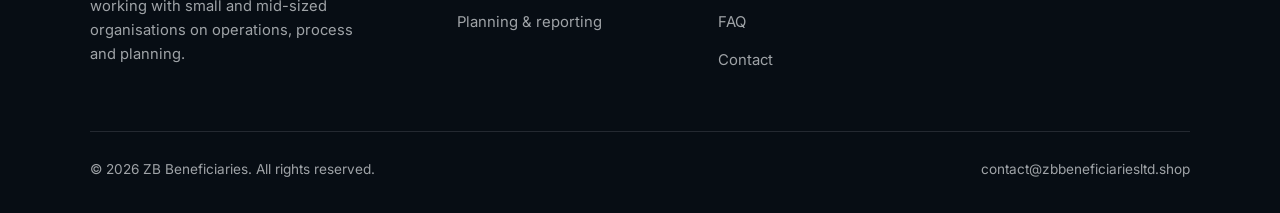
<file: contact.html>
<!DOCTYPE html>
<html lang="en" class="no-js">
<head>
<meta charset="utf-8">
<meta name="viewport" content="width=device-width, initial-scale=1">
<title>Contact — ZB Beneficiaries</title>
<meta name="description" content="Contact ZB Beneficiaries Ltd. We reply within one business day.">
<link rel="canonical" href="https://zbbeneficiariesltd.shop/contact.html">

<meta property="og:type" content="website">
<meta property="og:url" content="https://zbbeneficiariesltd.shop/contact.html">
<meta property="og:site_name" content="ZB Beneficiaries">
<meta property="og:locale" content="en_US">
<meta property="og:title" content="Contact — ZB Beneficiaries">
<meta property="og:description" content="Contact ZB Beneficiaries Ltd. We reply within one business day.">
<meta name="theme-color" content="#070d14">

<link rel="icon" href="assets/img/favicon.svg" type="image/svg+xml">
<link rel="preconnect" href="https://fonts.googleapis.com">
<link rel="preconnect" href="https://fonts.gstatic.com" crossorigin>
<link rel="stylesheet" href="https://fonts.googleapis.com/css2?family=Be+Vietnam+Pro:wght@400;500;600;700&family=Inter:wght@400..700&display=swap">
<link rel="stylesheet" href="assets/css/style.css">

<!-- Thème appliqué avant le premier rendu (évite le flash) -->
<script>
document.documentElement.classList.remove('no-js');
(function(){try{var t=localStorage.getItem('site-theme');if(t){document.documentElement.setAttribute('data-theme',t);}}catch(e){}})();
</script>
</head>

<body>
<a class="skip-link" href="#main">Skip to main content</a>

<header class="site-header">
  <nav class="wrap nav" aria-label="Main navigation">
    <a class="brand" href="index.html">
      <svg class="brand__mark" viewBox="0 0 64 64" aria-hidden="true">
        <rect class="bm-bg" width="64" height="64" rx="16"/>
        <g class="bm-ic" transform="translate(14 14) scale(1.5)" fill="none" stroke-width="2.1" stroke-linecap="round" stroke-linejoin="round"><rect x="5" y="4" width="14" height="17.5" rx="2.5"/><path d="M9 4V3h6v1M9 12.5l2 2 4-4"/></g>
      </svg>
      <span>ZB Beneficiaries<span class="brand__sub">ZB Beneficiaries Ltd</span></span>
    </a>

    <ul class="nav__links" id="nav-links">
      <li><a href="index.html">Home</a></li>
      <li><a href="programs.html">Services</a></li>
      <li><a href="index.html#pricing">Packages</a></li>
      <li><a href="about.html">How we work</a></li>
      <li><a href="contact.html" aria-current="page">Contact</a></li>
      <li><a class="btn btn--primary" href="contact.html">Free first meeting</a></li>
    </ul>

    <div class="nav__cta">
      <button class="theme-toggle" type="button" aria-label="Switch to dark theme">
        <svg class="icon-sun" viewBox="0 0 24 24" fill="none" stroke="currentColor" stroke-width="1.8" stroke-linecap="round" aria-hidden="true"><circle cx="12" cy="12" r="4"/><path d="M12 2v2m0 16v2M2 12h2m16 0h2M4.9 4.9l1.4 1.4m11.4 11.4 1.4 1.4M19.1 4.9l-1.4 1.4M6.3 17.7l-1.4 1.4"/></svg>
        <svg class="icon-moon" viewBox="0 0 24 24" fill="none" stroke="currentColor" stroke-width="1.8" stroke-linecap="round" stroke-linejoin="round" aria-hidden="true"><path d="M21 12.8A9 9 0 1 1 11.2 3a7 7 0 0 0 9.8 9.8z"/></svg>
      </button>
      <a class="btn btn--primary" href="contact.html">Free first meeting</a>
      <button class="nav__toggle" type="button" aria-expanded="false" aria-controls="nav-links" aria-label="Open menu">
        <svg class="icon-open" viewBox="0 0 24 24" fill="none" stroke="currentColor" stroke-width="2" stroke-linecap="round" aria-hidden="true"><path d="M3 6h18M3 12h18M3 18h18"/></svg>
        <svg class="icon-close" viewBox="0 0 24 24" fill="none" stroke="currentColor" stroke-width="2" stroke-linecap="round" aria-hidden="true"><path d="M6 6l12 12M18 6L6 18"/></svg>
      </button>
    </div>
  </nav>
</header>

<main id="main">

<section class="page-head">
  <div class="wrap">
    <nav class="breadcrumb" aria-label="Breadcrumb">
      <a href="index.html">Home</a><span>/</span><span aria-current="page">Contact</span>
    </nav>
    <h1>Book a first meeting</h1>
    <p>Tell us about the organisation and what isn't working. We reply within one business day.</p>
  </div>
</section>

<section class="section wrap">
  <div class="form-layout">

    <!--
      FORM: the action attribute holds a placeholder id. Create a free form at
      https://formspree.io and replace VOTRE_ID_FORMSPREE. Until then, the button
      opens the visitor's email app with a pre-filled message to contact@zbbeneficiariesltd.shop.
    -->
    <form class="form" id="contact-form" action="https://formspree.io/f/VOTRE_ID_FORMSPREE" method="POST"
          data-email="contact@zbbeneficiariesltd.shop" data-subject="First meeting request"
          data-msg-mail="Your email app will open with the message ready to send." data-msg-sending="Sending…"
          data-msg-ok="Thanks! Your message is on its way. We reply within one business day." data-msg-err="Sending failed. Please email us directly at">
      <div class="form__row">
        <div class="field">
          <label for="nom">Full name <span class="req" aria-hidden="true">*</span></label>
          <input type="text" id="nom" name="nom" autocomplete="name" required>
        </div>
        <div class="field">
          <label for="email">Email address <span class="req" aria-hidden="true">*</span></label>
          <input type="email" id="email" name="email" autocomplete="email" required>
        </div>
      </div>

      <div class="form__row">
        <div class="field">
          <label for="programme">Program you’re interested in</label>
          <select id="programme" name="programme">
            <option>Operations review</option>
            <option>Process improvement</option>
            <option>Structure &amp; responsibilities</option>
            <option>Planning &amp; reporting</option>
            <option>Not sure yet</option>
          </select>
        </div>
        <div class="field">
          <label for="niveau">Your organisation</label>
          <select id="niveau" name="niveau">
            <option>Under 10 people</option>
            <option>10 to 50 people</option>
            <option>50 or more</option>
            <option>Not sure yet</option>
          </select>
        </div>
      </div>

      <div class="field">
        <label for="message">Your message <span class="req" aria-hidden="true">*</span></label>
        <textarea id="message" name="message" required placeholder="What the organisation does, roughly how many people, and where the friction is…"></textarea>
        <span class="field__hint">Please don't send confidential documents on a first message.</span>
      </div>

      <!-- Bot trap: hidden from humans -->
      <div class="visually-hidden" aria-hidden="true">
        <label for="site-web">Leave this field empty</label>
        <input type="text" id="site-web" name="_gotcha" tabindex="-1" autocomplete="off">
      </div>

      <button class="btn btn--primary btn--lg" type="submit">Send my request <svg viewBox="0 0 24 24" fill="none" stroke="currentColor" stroke-width="2.2" stroke-linecap="round" stroke-linejoin="round" aria-hidden="true"><path d="M5 12h14M13 6l6 6-6 6"/></svg></button>

      <p id="form-status" class="form__status" role="status" aria-live="polite"></p>

      <p class="form__note">
        We only use your details to reply, and never sell them. See our <a href="legal.html#privacy">privacy policy</a>.
      </p>
    </form>

    <aside class="contact-aside">
      <div class="contact-card">
        <svg viewBox="0 0 24 24" fill="none" stroke="currentColor" stroke-width="1.8" stroke-linecap="round" stroke-linejoin="round" aria-hidden="true"><rect x="2.5" y="5" width="19" height="14" rx="3"/><path d="M3 7l9 6 9-6"/></svg>
        <div><b>Email</b><a href="mailto:contact@zbbeneficiariesltd.shop">contact@zbbeneficiariesltd.shop</a></div>
      </div>
      <div class="contact-card">
        <svg viewBox="0 0 24 24" fill="none" stroke="currentColor" stroke-width="1.8" stroke-linecap="round" stroke-linejoin="round" aria-hidden="true"><circle cx="12" cy="12" r="9"/><path d="M12 7v5l3.2 2"/></svg>
        <div><b>Response time</b><span>Within one business day, Monday to Friday</span></div>
      </div>
      <div class="contact-card">
        <svg viewBox="0 0 24 24" fill="none" stroke="currentColor" stroke-width="1.8" stroke-linecap="round" stroke-linejoin="round" aria-hidden="true"><rect x="3.5" y="5" width="17" height="16" rx="2.5"/><path d="M8 3v4M16 3v4M3.5 10h17"/></svg>
        <div><b>Availability</b><span>[YOUR BUSINESS HOURS] · Monday to Friday</span></div>
      </div>
      <div class="contact-card">
        <svg viewBox="0 0 24 24" fill="none" stroke="currentColor" stroke-width="1.8" stroke-linecap="round" stroke-linejoin="round" aria-hidden="true"><rect x="4" y="4.5" width="16" height="11" rx="2"/><path d="M2 19.5h20"/></svg>
        <div><b>Format</b><span>By video or telephone, and on site by arrangement</span></div>
      </div>
      <div class="contact-card contact-card--soft">
        <svg viewBox="0 0 24 24" fill="none" stroke="currentColor" stroke-width="1.8" stroke-linecap="round" stroke-linejoin="round" aria-hidden="true"><circle cx="12" cy="12" r="9.2"/><path d="M12 16v-4.5M12 8.2v.1"/></svg>
        <div><b>Good to know</b><span>Think of one process everybody complains about. That's usually where we start.</span></div>
      </div>
    </aside>

  </div>
</section>

</main>

<footer class="site-footer">
  <div class="wrap">
    <div class="footer__grid">
      <div class="footer__brand">
        <a class="brand" href="index.html">
          <svg class="brand__mark" viewBox="0 0 64 64" aria-hidden="true">
        <rect class="bm-bg" width="64" height="64" rx="16"/>
        <g class="bm-ic" transform="translate(14 14) scale(1.5)" fill="none" stroke-width="2.1" stroke-linecap="round" stroke-linejoin="round"><rect x="5" y="4" width="14" height="17.5" rx="2.5"/><path d="M9 4V3h6v1M9 12.5l2 2 4-4"/></g>
      </svg>
          <span>ZB Beneficiaries<span class="brand__sub">ZB Beneficiaries Ltd</span></span>
        </a>
        <p>ZB Beneficiaries Ltd — a management consultancy registered in England and Wales (company number 15376500), working with small and mid-sized organisations on operations, process and planning.</p>
      </div>

      <div class="footer__col">
        <h4>Services</h4>
        <ul>
          <li><a href="programs.html#operations">Operations review</a></li>
          <li><a href="programs.html#process">Process improvement</a></li>
          <li><a href="programs.html#organisation">Structure &amp; responsibilities</a></li>
          <li><a href="programs.html#reporting">Planning &amp; reporting</a></li>
        </ul>
      </div>

      <div class="footer__col">
        <h4>ZB Beneficiaries</h4>
        <ul>
          <li><a href="about.html">How we work</a></li>
          <li><a href="index.html#how-it-works">How it works</a></li>
          <li><a href="index.html#pricing">Packages</a></li>
          <li><a href="index.html#faq">FAQ</a></li>
          <li><a href="contact.html">Contact</a></li>
        </ul>
      </div>

      <div class="footer__col">
        <h4>Legal</h4>
        <ul>
          <li><a href="legal.html">Legal &amp; policies</a></li>
          <li><a href="legal.html#privacy">Privacy</a></li>
          <li><a href="legal.html#terms">Terms</a></li>
        </ul>
      </div>
    </div>

    <div class="footer__bottom">
      <p>© <span data-year>2026</span> ZB Beneficiaries. All rights reserved.</p>
      <p><a href="mailto:contact@zbbeneficiariesltd.shop">contact@zbbeneficiariesltd.shop</a></p>
    </div>
  </div>
</footer>

<script src="assets/js/main.js" defer></script>
</body>
</html>
</file>
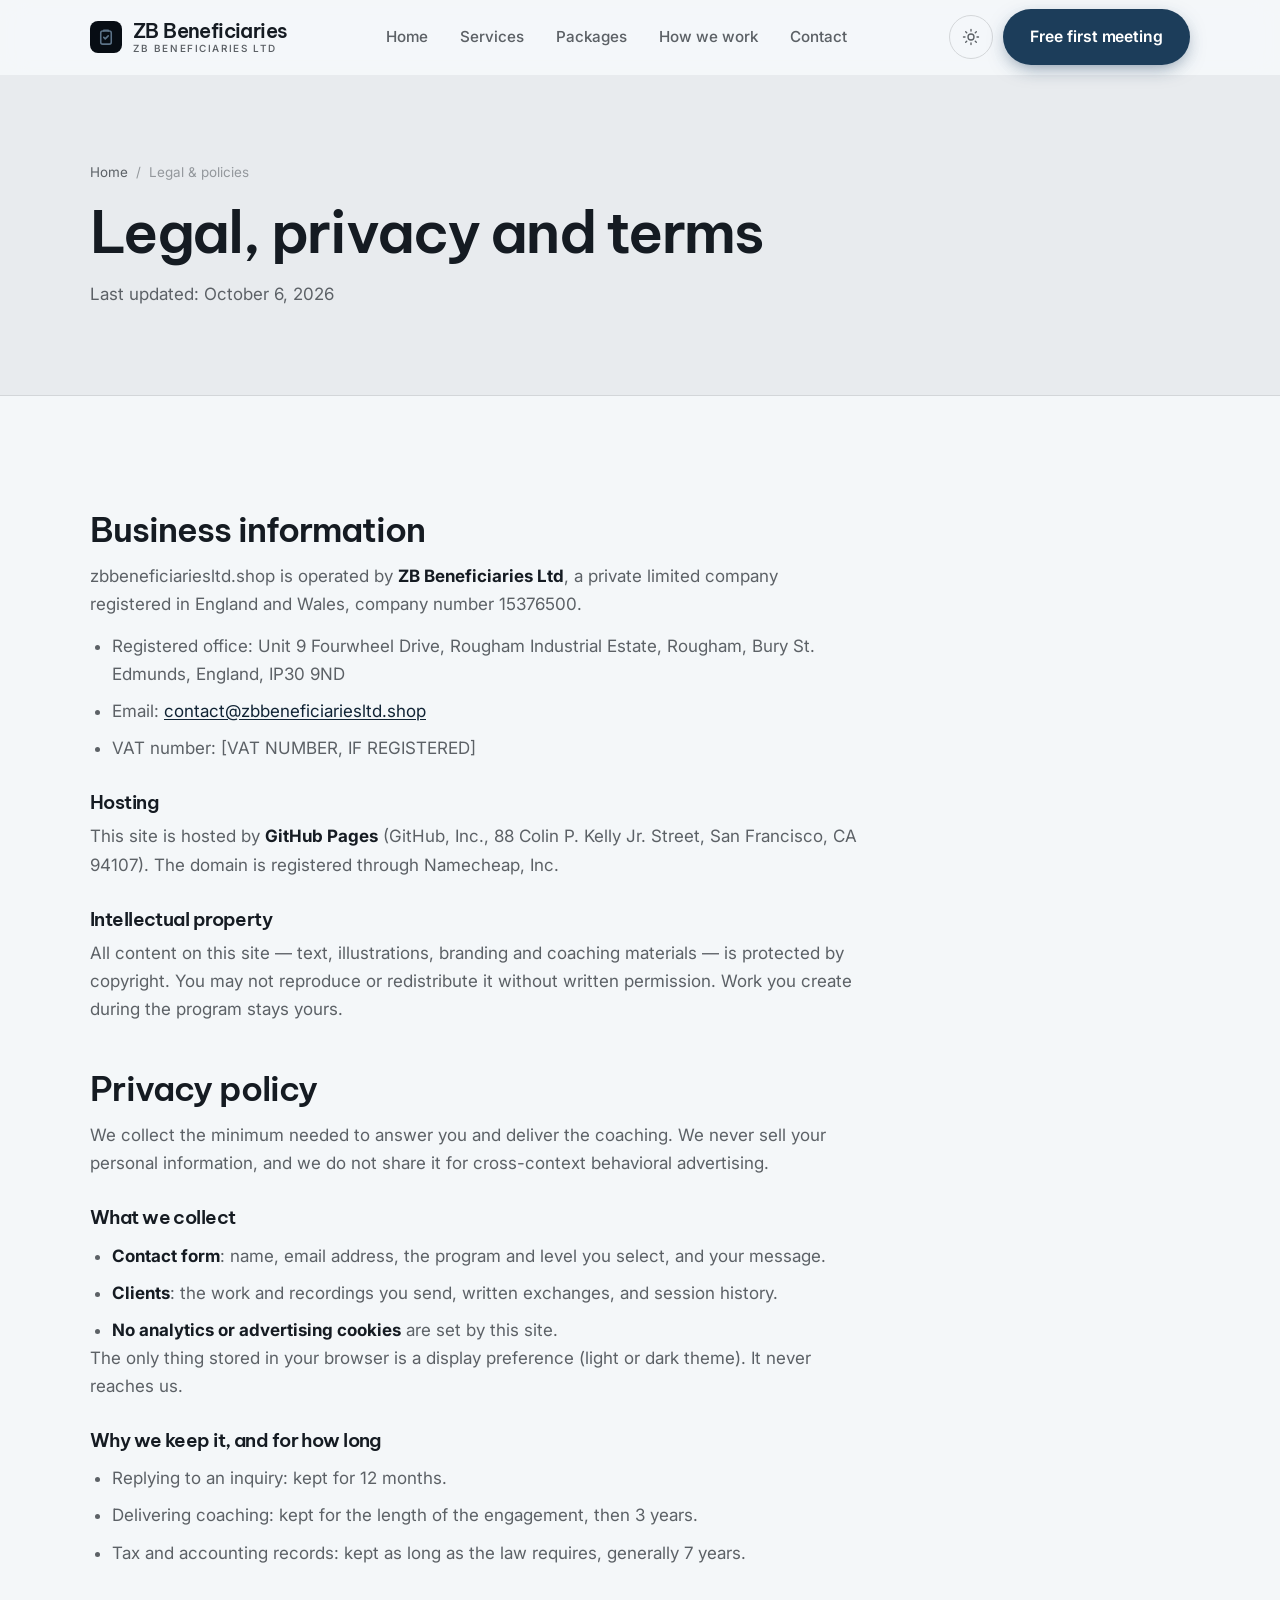
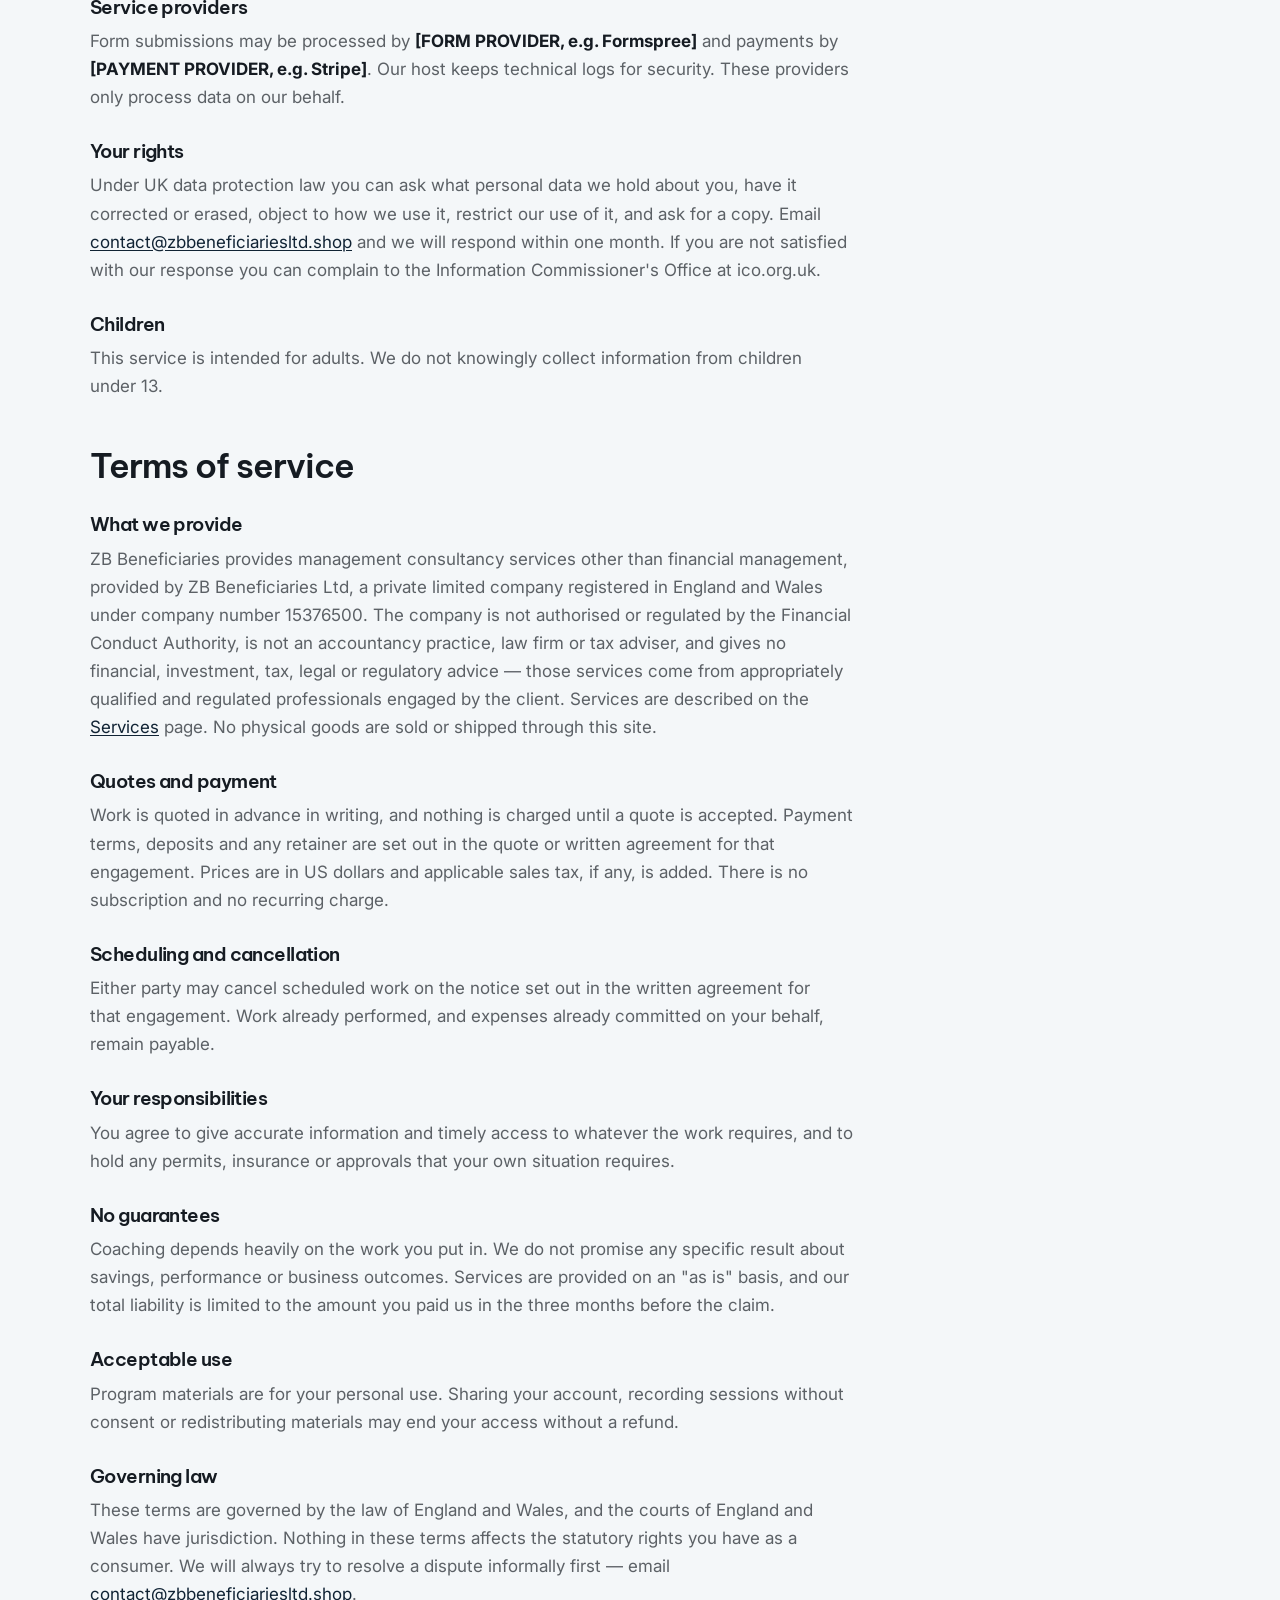
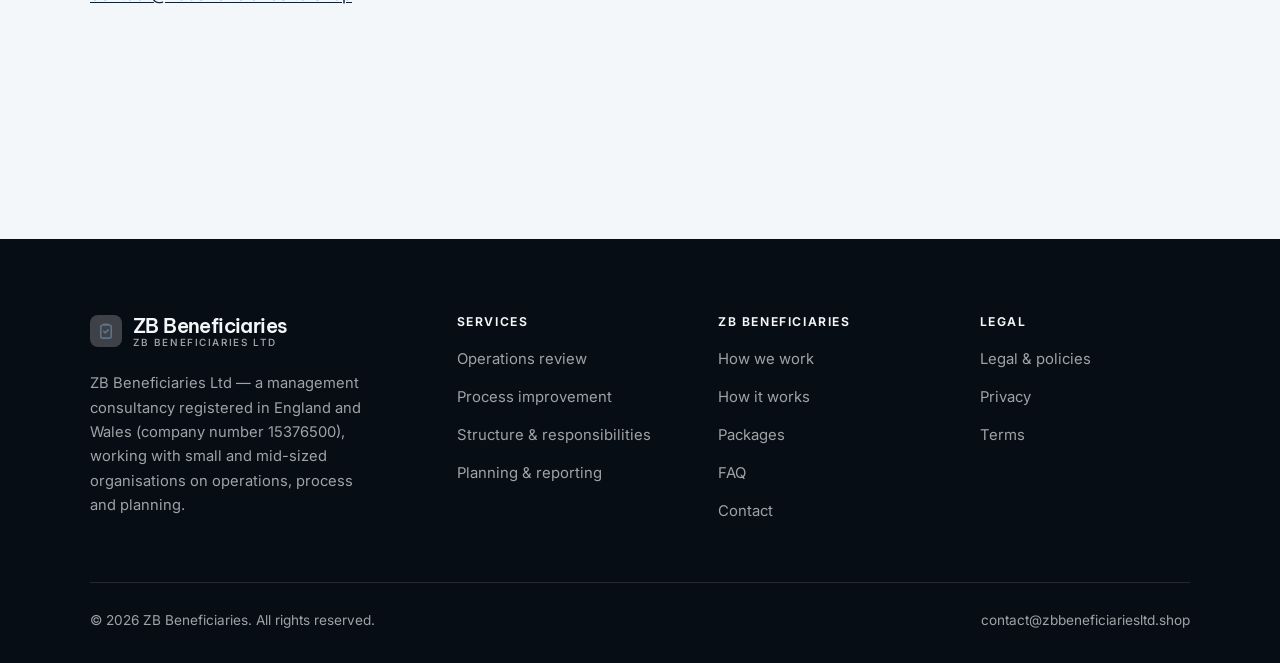
<file: legal.html>
<!DOCTYPE html>
<html lang="en" class="no-js">
<head>
<meta charset="utf-8">
<meta name="viewport" content="width=device-width, initial-scale=1">
<title>Legal, privacy and terms — ZB Beneficiaries</title>
<meta name="description" content="Business information, privacy policy and terms of service for ZB Beneficiaries.">
<meta name="robots" content="noindex">

<meta property="og:type" content="website">
<meta property="og:url" content="https://zbbeneficiariesltd.shop/legal.html">
<meta property="og:site_name" content="ZB Beneficiaries">
<meta property="og:locale" content="en_US">
<meta property="og:title" content="Legal, privacy and terms — ZB Beneficiaries">
<meta property="og:description" content="Business information, privacy policy and terms of service for ZB Beneficiaries.">
<meta name="theme-color" content="#070d14">

<link rel="icon" href="assets/img/favicon.svg" type="image/svg+xml">
<link rel="preconnect" href="https://fonts.googleapis.com">
<link rel="preconnect" href="https://fonts.gstatic.com" crossorigin>
<link rel="stylesheet" href="https://fonts.googleapis.com/css2?family=Be+Vietnam+Pro:wght@400;500;600;700&family=Inter:wght@400..700&display=swap">
<link rel="stylesheet" href="assets/css/style.css">

<!-- Thème appliqué avant le premier rendu (évite le flash) -->
<script>
document.documentElement.classList.remove('no-js');
(function(){try{var t=localStorage.getItem('site-theme');if(t){document.documentElement.setAttribute('data-theme',t);}}catch(e){}})();
</script>
</head>

<body>
<a class="skip-link" href="#main">Skip to main content</a>

<header class="site-header">
  <nav class="wrap nav" aria-label="Main navigation">
    <a class="brand" href="index.html">
      <svg class="brand__mark" viewBox="0 0 64 64" aria-hidden="true">
        <rect class="bm-bg" width="64" height="64" rx="16"/>
        <g class="bm-ic" transform="translate(14 14) scale(1.5)" fill="none" stroke-width="2.1" stroke-linecap="round" stroke-linejoin="round"><rect x="5" y="4" width="14" height="17.5" rx="2.5"/><path d="M9 4V3h6v1M9 12.5l2 2 4-4"/></g>
      </svg>
      <span>ZB Beneficiaries<span class="brand__sub">ZB Beneficiaries Ltd</span></span>
    </a>

    <ul class="nav__links" id="nav-links">
      <li><a href="index.html">Home</a></li>
      <li><a href="programs.html">Services</a></li>
      <li><a href="index.html#pricing">Packages</a></li>
      <li><a href="about.html">How we work</a></li>
      <li><a href="contact.html">Contact</a></li>
      <li><a class="btn btn--primary" href="contact.html">Free first meeting</a></li>
    </ul>

    <div class="nav__cta">
      <button class="theme-toggle" type="button" aria-label="Switch to dark theme">
        <svg class="icon-sun" viewBox="0 0 24 24" fill="none" stroke="currentColor" stroke-width="1.8" stroke-linecap="round" aria-hidden="true"><circle cx="12" cy="12" r="4"/><path d="M12 2v2m0 16v2M2 12h2m16 0h2M4.9 4.9l1.4 1.4m11.4 11.4 1.4 1.4M19.1 4.9l-1.4 1.4M6.3 17.7l-1.4 1.4"/></svg>
        <svg class="icon-moon" viewBox="0 0 24 24" fill="none" stroke="currentColor" stroke-width="1.8" stroke-linecap="round" stroke-linejoin="round" aria-hidden="true"><path d="M21 12.8A9 9 0 1 1 11.2 3a7 7 0 0 0 9.8 9.8z"/></svg>
      </button>
      <a class="btn btn--primary" href="contact.html">Free first meeting</a>
      <button class="nav__toggle" type="button" aria-expanded="false" aria-controls="nav-links" aria-label="Open menu">
        <svg class="icon-open" viewBox="0 0 24 24" fill="none" stroke="currentColor" stroke-width="2" stroke-linecap="round" aria-hidden="true"><path d="M3 6h18M3 12h18M3 18h18"/></svg>
        <svg class="icon-close" viewBox="0 0 24 24" fill="none" stroke="currentColor" stroke-width="2" stroke-linecap="round" aria-hidden="true"><path d="M6 6l12 12M18 6L6 18"/></svg>
      </button>
    </div>
  </nav>
</header>

<main id="main">

<section class="page-head">
  <div class="wrap">
    <nav class="breadcrumb" aria-label="Breadcrumb">
      <a href="index.html">Home</a><span>/</span><span aria-current="page">Legal &amp; policies</span>
    </nav>
    <h1>Legal, privacy and terms</h1>
    <p>Last updated: <time datetime="2026-10-06">October 6, 2026</time></p>
  </div>
</section>

<section class="section wrap">
  <div class="prose">

    <!--
      TO DO: this is a skeleton, not legal advice. Replace every [BRACKET] with
      your real details before selling, and have a lawyer review it if you can.
      Consumer protection rules differ by state.
    -->

    <h2 id="business">Business information</h2>
    <p>
      zbbeneficiariesltd.shop is operated by <strong>ZB Beneficiaries Ltd</strong>, a private limited
      company registered in England and Wales, company number 15376500.
    </p>
    <ul>
      <li>Registered office: Unit 9 Fourwheel Drive, Rougham Industrial Estate, Rougham, Bury St. Edmunds, England, IP30 9ND</li>
      <li>Email: <a href="mailto:contact@zbbeneficiariesltd.shop">contact@zbbeneficiariesltd.shop</a></li>
      <li>VAT number: [VAT NUMBER, IF REGISTERED]</li>
    </ul>

    <h3>Hosting</h3>
    <p>
      This site is hosted by <strong>GitHub Pages</strong> (GitHub, Inc., 88 Colin P. Kelly Jr. Street,
      San Francisco, CA 94107). The domain is registered through Namecheap, Inc.
    </p>

    <h3>Intellectual property</h3>
    <p>
      All content on this site — text, illustrations, branding and coaching materials — is protected by
      copyright. You may not reproduce or redistribute it without written permission. Work you create during
      the program stays yours.
    </p>

    <h2 id="privacy">Privacy policy</h2>
    <p>
      We collect the minimum needed to answer you and deliver the coaching. We never sell your personal
      information, and we do not share it for cross-context behavioral advertising.
    </p>
    <h3>What we collect</h3>
    <ul>
      <li><strong>Contact form</strong>: name, email address, the program and level you select, and your message.</li>
      <li><strong>Clients</strong>: the work and recordings you send, written exchanges, and session history.</li>
      <li><strong>No analytics or advertising cookies</strong> are set by this site.</li>
    </ul>
    <p>
      The only thing stored in your browser is a display preference (light or dark theme). It never reaches us.
    </p>
    <h3>Why we keep it, and for how long</h3>
    <ul>
      <li>Replying to an inquiry: kept for 12 months.</li>
      <li>Delivering coaching: kept for the length of the engagement, then 3 years.</li>
      <li>Tax and accounting records: kept as long as the law requires, generally 7 years.</li>
    </ul>
    <h3>Service providers</h3>
    <p>
      Form submissions may be processed by <strong>[FORM PROVIDER, e.g. Formspree]</strong> and payments by
      <strong>[PAYMENT PROVIDER, e.g. Stripe]</strong>. Our host keeps technical logs for security. These
      providers only process data on our behalf.
    </p>
    <h3>Your rights</h3>
    <p>
      Under UK data protection law you can ask what personal data we hold about you, have it corrected or
      erased, object to how we use it, restrict our use of it, and ask for a copy. Email
      <a href="mailto:contact@zbbeneficiariesltd.shop">contact@zbbeneficiariesltd.shop</a> and we will respond within one month. If you are not satisfied with
      our response you can complain to the Information Commissioner's Office at ico.org.uk.
    </p>
    <h3>Children</h3>
    <p>
      This service is intended for adults. We do not knowingly collect information from children under 13.
    </p>

    <h2 id="terms">Terms of service</h2>
    <h3>What we provide</h3>
    <p>
      ZB Beneficiaries provides management consultancy services other than financial management, provided by ZB Beneficiaries Ltd, a private limited company registered in England and Wales under company number 15376500. The company is not authorised or regulated by the Financial Conduct Authority, is not an accountancy practice, law firm or tax adviser, and gives no financial, investment, tax, legal or regulatory advice — those services come from appropriately qualified and regulated professionals engaged by the client. Services are described on the
      <a href="programs.html">Services</a> page. No physical goods are sold or shipped through this site.
    </p>
    <h3>Quotes and payment</h3>
    <p>
      Work is quoted in advance in writing, and nothing is charged until a quote is accepted. Payment terms,
      deposits and any retainer are set out in the quote or written agreement for that engagement. Prices are in
      US dollars and applicable sales tax, if any, is added. There is no subscription and no recurring charge.
    </p>
    <h3>Scheduling and cancellation</h3>
    <p>
      Either party may cancel scheduled work on the notice set out in the written agreement for that engagement.
      Work already performed, and expenses already committed on your behalf, remain payable.
    </p>
    <h3>Your responsibilities</h3>
    <p>
      You agree to give accurate information and timely access to whatever the work requires, and to hold any
      permits, insurance or approvals that your own situation requires.
    </p>

    <h3>No guarantees</h3>
    <p>
      Coaching depends heavily on the work you put in. We do not promise any specific result
      about savings, performance or business outcomes. Services are provided on an "as is" basis, and our total
      liability is limited to the amount you paid us in the three months before the claim.
    </p>
    <h3>Acceptable use</h3>
    <p>
      Program materials are for your personal use. Sharing your account, recording sessions without consent
      or redistributing materials may end your access without a refund.
    </p>
    <h3>Governing law</h3>
    <p>
      These terms are governed by the law of England and Wales, and the courts of England and Wales have
      jurisdiction. Nothing in these terms affects the statutory rights you have as a consumer. We will always
      try to resolve a dispute informally first — email <a href="mailto:contact@zbbeneficiariesltd.shop">contact@zbbeneficiariesltd.shop</a>.
    </p>

  </div>
</section>

</main>

<footer class="site-footer">
  <div class="wrap">
    <div class="footer__grid">
      <div class="footer__brand">
        <a class="brand" href="index.html">
          <svg class="brand__mark" viewBox="0 0 64 64" aria-hidden="true">
        <rect class="bm-bg" width="64" height="64" rx="16"/>
        <g class="bm-ic" transform="translate(14 14) scale(1.5)" fill="none" stroke-width="2.1" stroke-linecap="round" stroke-linejoin="round"><rect x="5" y="4" width="14" height="17.5" rx="2.5"/><path d="M9 4V3h6v1M9 12.5l2 2 4-4"/></g>
      </svg>
          <span>ZB Beneficiaries<span class="brand__sub">ZB Beneficiaries Ltd</span></span>
        </a>
        <p>ZB Beneficiaries Ltd — a management consultancy registered in England and Wales (company number 15376500), working with small and mid-sized organisations on operations, process and planning.</p>
      </div>

      <div class="footer__col">
        <h4>Services</h4>
        <ul>
          <li><a href="programs.html#operations">Operations review</a></li>
          <li><a href="programs.html#process">Process improvement</a></li>
          <li><a href="programs.html#organisation">Structure &amp; responsibilities</a></li>
          <li><a href="programs.html#reporting">Planning &amp; reporting</a></li>
        </ul>
      </div>

      <div class="footer__col">
        <h4>ZB Beneficiaries</h4>
        <ul>
          <li><a href="about.html">How we work</a></li>
          <li><a href="index.html#how-it-works">How it works</a></li>
          <li><a href="index.html#pricing">Packages</a></li>
          <li><a href="index.html#faq">FAQ</a></li>
          <li><a href="contact.html">Contact</a></li>
        </ul>
      </div>

      <div class="footer__col">
        <h4>Legal</h4>
        <ul>
          <li><a href="legal.html">Legal &amp; policies</a></li>
          <li><a href="legal.html#privacy">Privacy</a></li>
          <li><a href="legal.html#terms">Terms</a></li>
        </ul>
      </div>
    </div>

    <div class="footer__bottom">
      <p>© <span data-year>2026</span> ZB Beneficiaries. All rights reserved.</p>
      <p><a href="mailto:contact@zbbeneficiariesltd.shop">contact@zbbeneficiariesltd.shop</a></p>
    </div>
  </div>
</footer>

<script src="assets/js/main.js" defer></script>
</body>
</html>
</file>
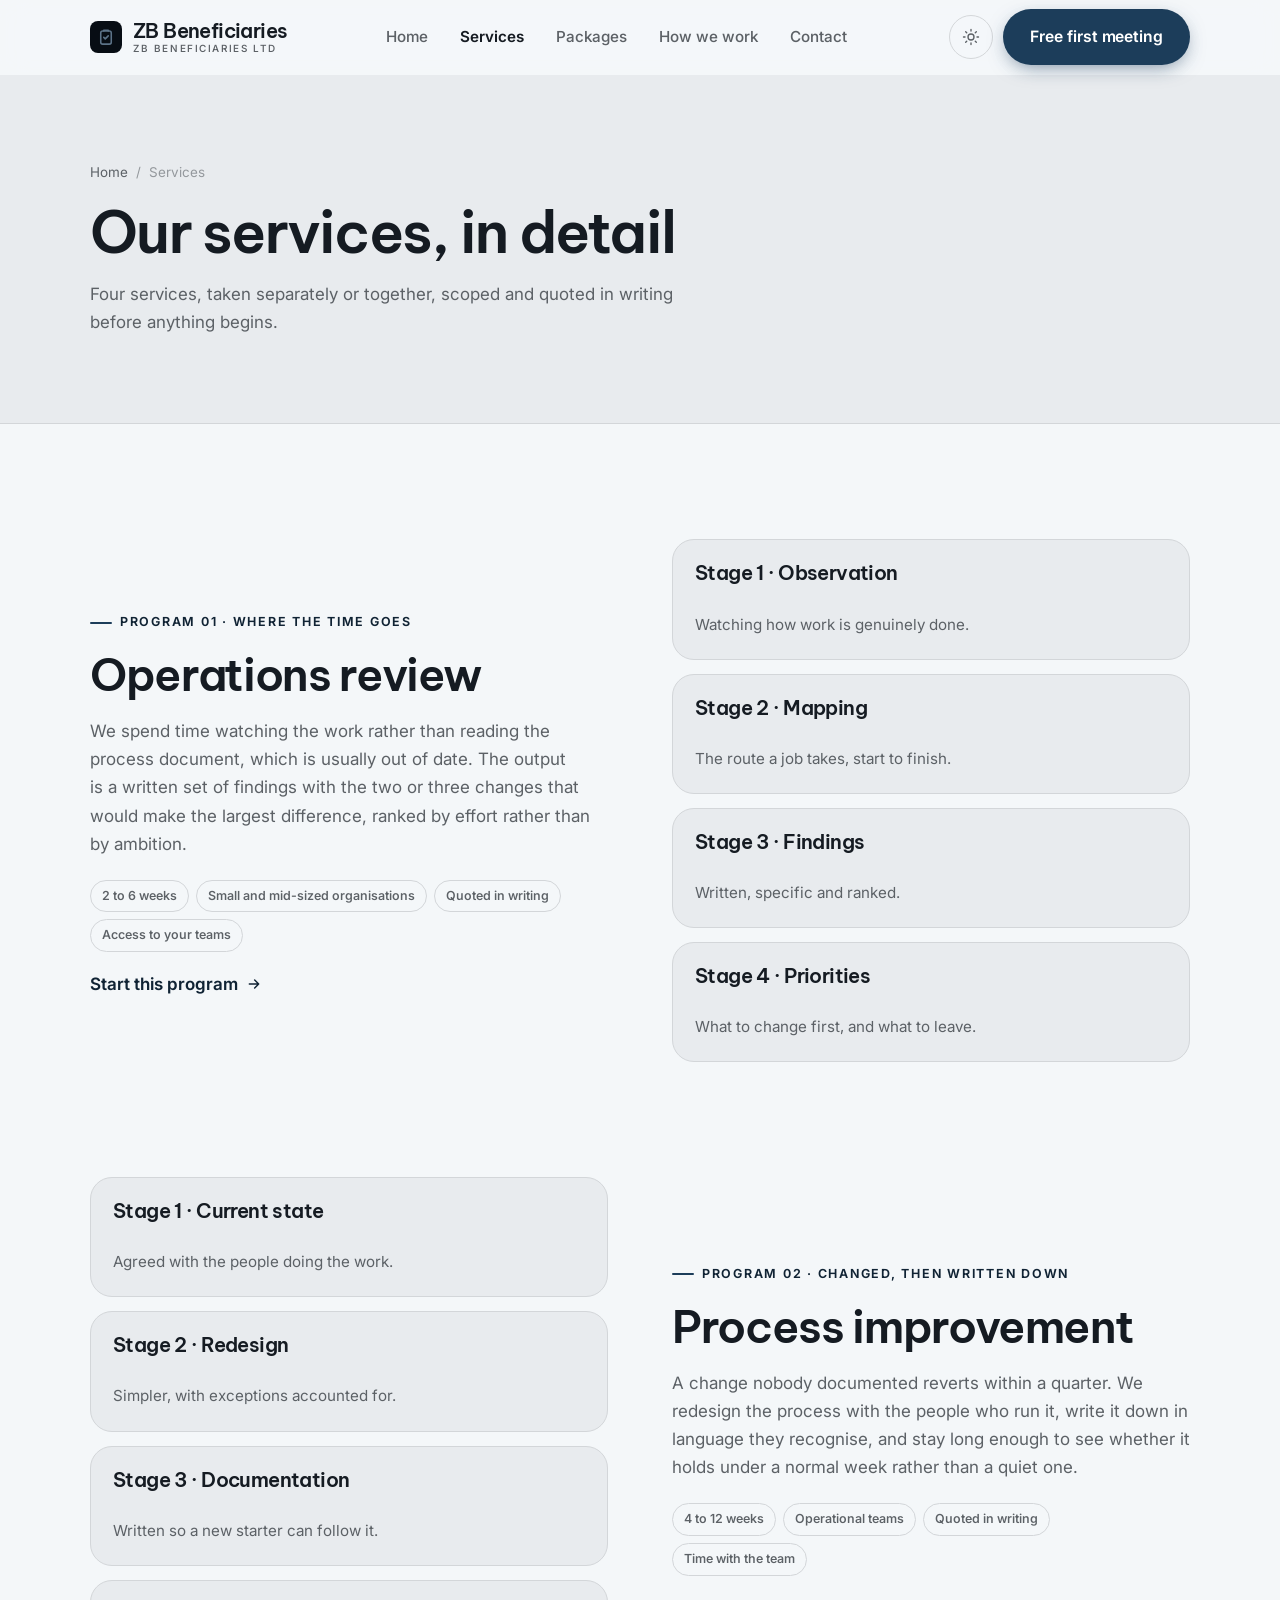
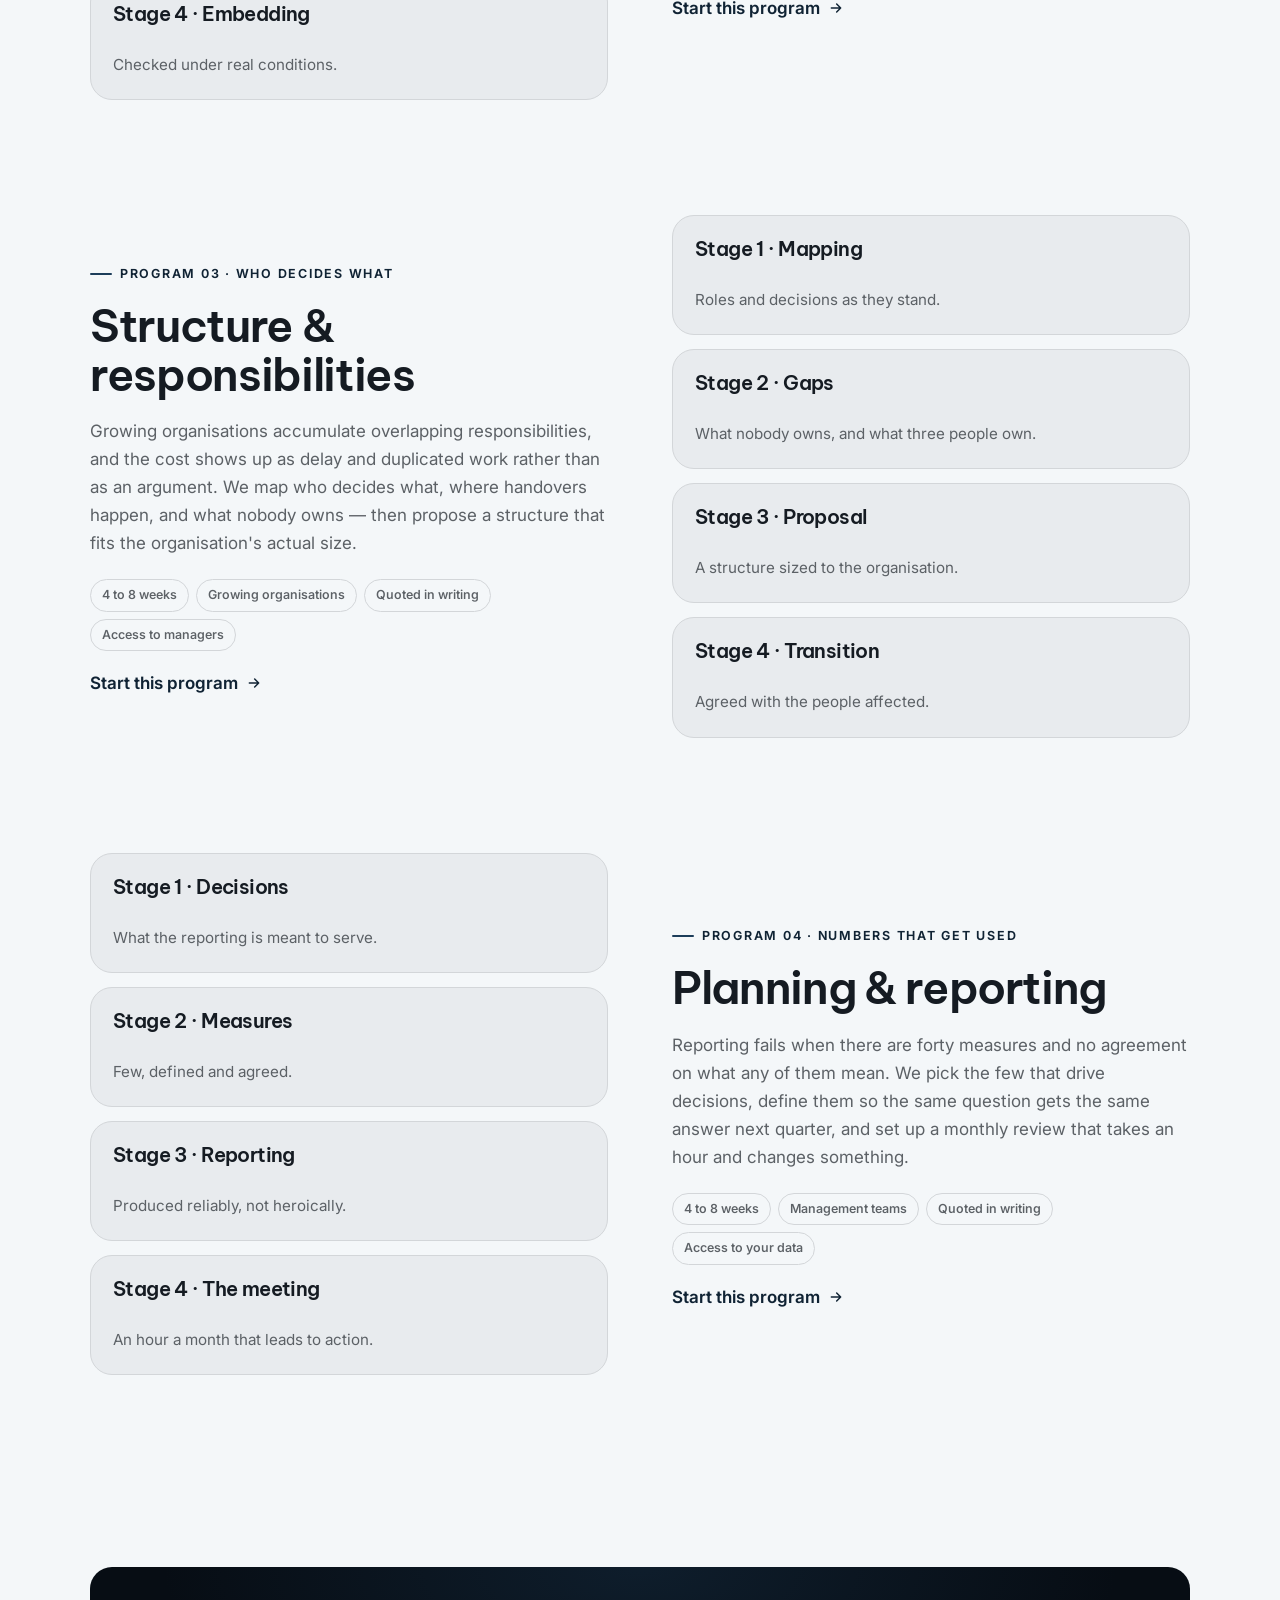
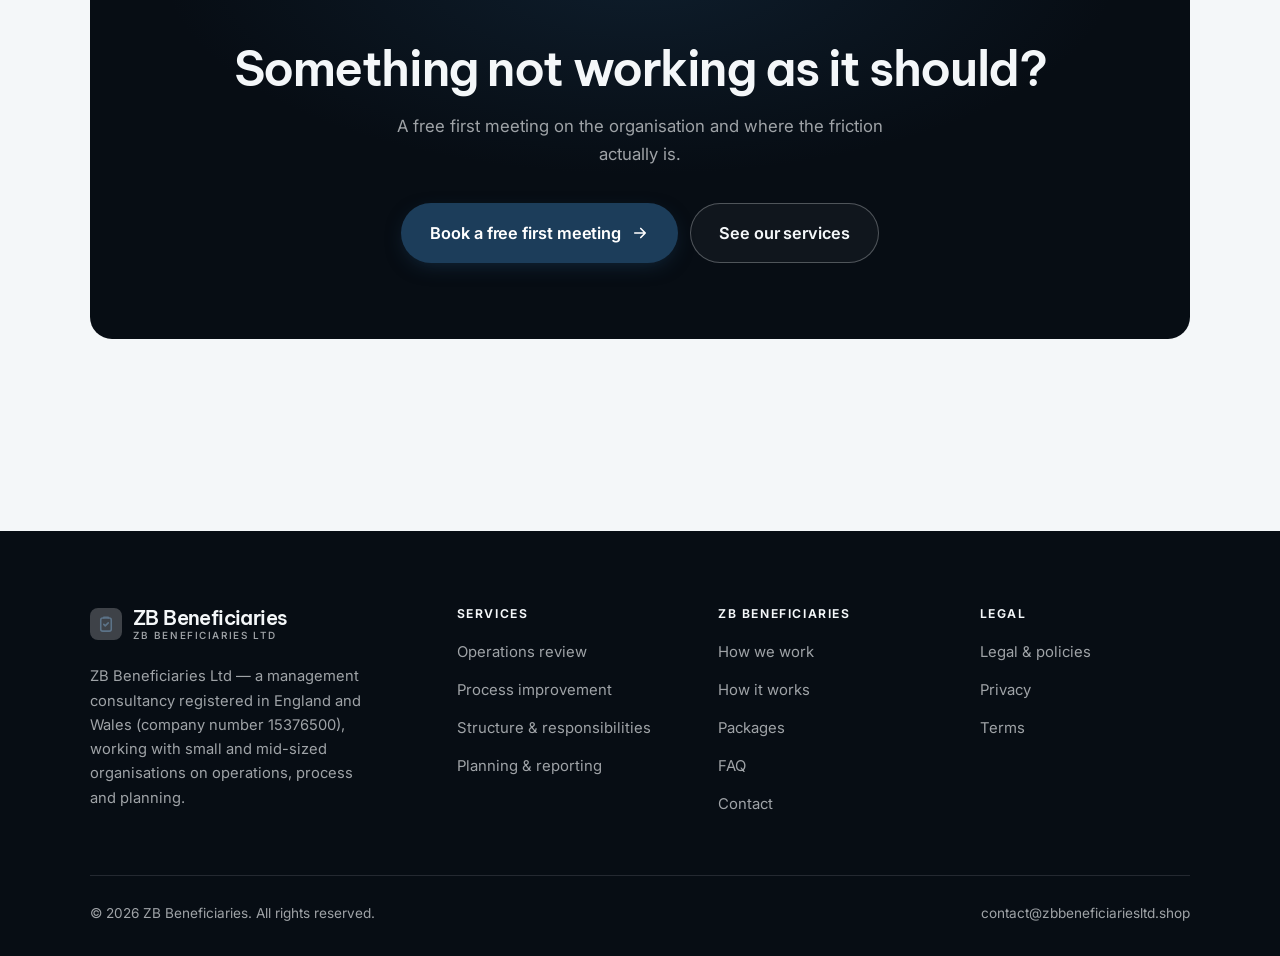
<file: programs.html>
<!DOCTYPE html>
<html lang="en" class="no-js">
<head>
<meta charset="utf-8">
<meta name="viewport" content="width=device-width, initial-scale=1">
<title>Services — ZB Beneficiaries</title>
<meta name="description" content="Services of ZB Beneficiaries Ltd: operations review, process improvement, structure and responsibilities, planning and reporting.">
<link rel="canonical" href="https://zbbeneficiariesltd.shop/programs.html">

<meta property="og:type" content="website">
<meta property="og:url" content="https://zbbeneficiariesltd.shop/programs.html">
<meta property="og:site_name" content="ZB Beneficiaries">
<meta property="og:locale" content="en_US">
<meta property="og:title" content="Services — ZB Beneficiaries">
<meta property="og:description" content="Services of ZB Beneficiaries Ltd: operations review, process improvement, structure and responsibilities, planning and reporting.">
<meta name="theme-color" content="#070d14">

<link rel="icon" href="assets/img/favicon.svg" type="image/svg+xml">
<link rel="preconnect" href="https://fonts.googleapis.com">
<link rel="preconnect" href="https://fonts.gstatic.com" crossorigin>
<link rel="stylesheet" href="https://fonts.googleapis.com/css2?family=Be+Vietnam+Pro:wght@400;500;600;700&family=Inter:wght@400..700&display=swap">
<link rel="stylesheet" href="assets/css/style.css">

<!-- Thème appliqué avant le premier rendu (évite le flash) -->
<script>
document.documentElement.classList.remove('no-js');
(function(){try{var t=localStorage.getItem('site-theme');if(t){document.documentElement.setAttribute('data-theme',t);}}catch(e){}})();
</script>
</head>

<body>
<a class="skip-link" href="#main">Skip to main content</a>

<header class="site-header">
  <nav class="wrap nav" aria-label="Main navigation">
    <a class="brand" href="index.html">
      <svg class="brand__mark" viewBox="0 0 64 64" aria-hidden="true">
        <rect class="bm-bg" width="64" height="64" rx="16"/>
        <g class="bm-ic" transform="translate(14 14) scale(1.5)" fill="none" stroke-width="2.1" stroke-linecap="round" stroke-linejoin="round"><rect x="5" y="4" width="14" height="17.5" rx="2.5"/><path d="M9 4V3h6v1M9 12.5l2 2 4-4"/></g>
      </svg>
      <span>ZB Beneficiaries<span class="brand__sub">ZB Beneficiaries Ltd</span></span>
    </a>

    <ul class="nav__links" id="nav-links">
      <li><a href="index.html">Home</a></li>
      <li><a href="programs.html" aria-current="page">Services</a></li>
      <li><a href="index.html#pricing">Packages</a></li>
      <li><a href="about.html">How we work</a></li>
      <li><a href="contact.html">Contact</a></li>
      <li><a class="btn btn--primary" href="contact.html">Free first meeting</a></li>
    </ul>

    <div class="nav__cta">
      <button class="theme-toggle" type="button" aria-label="Switch to dark theme">
        <svg class="icon-sun" viewBox="0 0 24 24" fill="none" stroke="currentColor" stroke-width="1.8" stroke-linecap="round" aria-hidden="true"><circle cx="12" cy="12" r="4"/><path d="M12 2v2m0 16v2M2 12h2m16 0h2M4.9 4.9l1.4 1.4m11.4 11.4 1.4 1.4M19.1 4.9l-1.4 1.4M6.3 17.7l-1.4 1.4"/></svg>
        <svg class="icon-moon" viewBox="0 0 24 24" fill="none" stroke="currentColor" stroke-width="1.8" stroke-linecap="round" stroke-linejoin="round" aria-hidden="true"><path d="M21 12.8A9 9 0 1 1 11.2 3a7 7 0 0 0 9.8 9.8z"/></svg>
      </button>
      <a class="btn btn--primary" href="contact.html">Free first meeting</a>
      <button class="nav__toggle" type="button" aria-expanded="false" aria-controls="nav-links" aria-label="Open menu">
        <svg class="icon-open" viewBox="0 0 24 24" fill="none" stroke="currentColor" stroke-width="2" stroke-linecap="round" aria-hidden="true"><path d="M3 6h18M3 12h18M3 18h18"/></svg>
        <svg class="icon-close" viewBox="0 0 24 24" fill="none" stroke="currentColor" stroke-width="2" stroke-linecap="round" aria-hidden="true"><path d="M6 6l12 12M18 6L6 18"/></svg>
      </button>
    </div>
  </nav>
</header>

<main id="main">

<section class="page-head">
  <div class="wrap">
    <nav class="breadcrumb" aria-label="Breadcrumb">
      <a href="index.html">Home</a><span>/</span><span aria-current="page">Services</span>
    </nav>
    <h1>Our services, in detail</h1>
    <p>Four services, taken separately or together, scoped and quoted in writing before anything begins.</p>
  </div>
</section>

<section class="section wrap" id="operations">
  <div class="split reveal">
    <div>
      <span class="eyebrow">Program 01 · Where the time goes</span>
      <h2>Operations review</h2>
      <p>We spend time watching the work rather than reading the process document, which is usually out of date. The output is a written set of findings with the two or three changes that would make the largest difference, ranked by effort rather than by ambition.</p>
      <ul class="tags"><li>2 to 6 weeks</li><li>Small and mid-sized organisations</li><li>Quoted in writing</li><li>Access to your teams</li></ul>
      <p><a class="arrow-link" href="contact.html">Start this program <svg viewBox="0 0 24 24" fill="none" stroke="currentColor" stroke-width="2.2" stroke-linecap="round" stroke-linejoin="round" aria-hidden="true"><path d="M5 12h14M13 6l6 6-6 6"/></svg></a></p>
    </div>
    <div class="grid grid--2 grid--tight">
      <article class="card card--sm">
        <h3>Stage 1 · Observation</h3>
        <p>Watching how work is genuinely done.</p>
      </article>
      <article class="card card--sm">
        <h3>Stage 2 · Mapping</h3>
        <p>The route a job takes, start to finish.</p>
      </article>
      <article class="card card--sm">
        <h3>Stage 3 · Findings</h3>
        <p>Written, specific and ranked.</p>
      </article>
      <article class="card card--sm">
        <h3>Stage 4 · Priorities</h3>
        <p>What to change first, and what to leave.</p>
      </article>
    </div>
  </div>
</section>

<section class="section section--flush wrap" id="process">
  <div class="split reveal">
    <div class="grid grid--2 grid--tight">
      <article class="card card--sm">
        <h3>Stage 1 · Current state</h3>
        <p>Agreed with the people doing the work.</p>
      </article>
      <article class="card card--sm">
        <h3>Stage 2 · Redesign</h3>
        <p>Simpler, with exceptions accounted for.</p>
      </article>
      <article class="card card--sm">
        <h3>Stage 3 · Documentation</h3>
        <p>Written so a new starter can follow it.</p>
      </article>
      <article class="card card--sm">
        <h3>Stage 4 · Embedding</h3>
        <p>Checked under real conditions.</p>
      </article>
    </div>
    <div>
      <span class="eyebrow">Program 02 · Changed, then written down</span>
      <h2>Process improvement</h2>
      <p>A change nobody documented reverts within a quarter. We redesign the process with the people who run it, write it down in language they recognise, and stay long enough to see whether it holds under a normal week rather than a quiet one.</p>
      <ul class="tags"><li>4 to 12 weeks</li><li>Operational teams</li><li>Quoted in writing</li><li>Time with the team</li></ul>
      <p><a class="arrow-link" href="contact.html">Start this program <svg viewBox="0 0 24 24" fill="none" stroke="currentColor" stroke-width="2.2" stroke-linecap="round" stroke-linejoin="round" aria-hidden="true"><path d="M5 12h14M13 6l6 6-6 6"/></svg></a></p>
    </div>
  </div>
</section>

<section class="section section--flush wrap" id="organisation">
  <div class="split reveal">
    <div>
      <span class="eyebrow">Program 03 · Who decides what</span>
      <h2>Structure &amp; responsibilities</h2>
      <p>Growing organisations accumulate overlapping responsibilities, and the cost shows up as delay and duplicated work rather than as an argument. We map who decides what, where handovers happen, and what nobody owns — then propose a structure that fits the organisation's actual size.</p>
      <ul class="tags"><li>4 to 8 weeks</li><li>Growing organisations</li><li>Quoted in writing</li><li>Access to managers</li></ul>
      <p><a class="arrow-link" href="contact.html">Start this program <svg viewBox="0 0 24 24" fill="none" stroke="currentColor" stroke-width="2.2" stroke-linecap="round" stroke-linejoin="round" aria-hidden="true"><path d="M5 12h14M13 6l6 6-6 6"/></svg></a></p>
    </div>
    <div class="grid grid--2 grid--tight">
      <article class="card card--sm">
        <h3>Stage 1 · Mapping</h3>
        <p>Roles and decisions as they stand.</p>
      </article>
      <article class="card card--sm">
        <h3>Stage 2 · Gaps</h3>
        <p>What nobody owns, and what three people own.</p>
      </article>
      <article class="card card--sm">
        <h3>Stage 3 · Proposal</h3>
        <p>A structure sized to the organisation.</p>
      </article>
      <article class="card card--sm">
        <h3>Stage 4 · Transition</h3>
        <p>Agreed with the people affected.</p>
      </article>
    </div>
  </div>
</section>

<section class="section section--flush wrap" id="reporting">
  <div class="split reveal">
    <div class="grid grid--2 grid--tight">
      <article class="card card--sm">
        <h3>Stage 1 · Decisions</h3>
        <p>What the reporting is meant to serve.</p>
      </article>
      <article class="card card--sm">
        <h3>Stage 2 · Measures</h3>
        <p>Few, defined and agreed.</p>
      </article>
      <article class="card card--sm">
        <h3>Stage 3 · Reporting</h3>
        <p>Produced reliably, not heroically.</p>
      </article>
      <article class="card card--sm">
        <h3>Stage 4 · The meeting</h3>
        <p>An hour a month that leads to action.</p>
      </article>
    </div>
    <div>
      <span class="eyebrow">Program 04 · Numbers that get used</span>
      <h2>Planning &amp; reporting</h2>
      <p>Reporting fails when there are forty measures and no agreement on what any of them mean. We pick the few that drive decisions, define them so the same question gets the same answer next quarter, and set up a monthly review that takes an hour and changes something.</p>
      <ul class="tags"><li>4 to 8 weeks</li><li>Management teams</li><li>Quoted in writing</li><li>Access to your data</li></ul>
      <p><a class="arrow-link" href="contact.html">Start this program <svg viewBox="0 0 24 24" fill="none" stroke="currentColor" stroke-width="2.2" stroke-linecap="round" stroke-linejoin="round" aria-hidden="true"><path d="M5 12h14M13 6l6 6-6 6"/></svg></a></p>
    </div>
  </div>
</section>

<section class="wrap section--tight">
  <div class="cta-band reveal">
    <h2>Something not working as it should?</h2>
    <p>A free first meeting on the organisation and where the friction actually is.</p>
    <div class="hero__actions">
      <a class="btn btn--primary btn--lg" href="contact.html">Book a free first meeting <svg viewBox="0 0 24 24" fill="none" stroke="currentColor" stroke-width="2.2" stroke-linecap="round" stroke-linejoin="round" aria-hidden="true"><path d="M5 12h14M13 6l6 6-6 6"/></svg></a>
      <a class="btn btn--on-dark btn--lg" href="programs.html">See our services</a>
    </div>
  </div>
</section>

</main>

<footer class="site-footer">
  <div class="wrap">
    <div class="footer__grid">
      <div class="footer__brand">
        <a class="brand" href="index.html">
          <svg class="brand__mark" viewBox="0 0 64 64" aria-hidden="true">
        <rect class="bm-bg" width="64" height="64" rx="16"/>
        <g class="bm-ic" transform="translate(14 14) scale(1.5)" fill="none" stroke-width="2.1" stroke-linecap="round" stroke-linejoin="round"><rect x="5" y="4" width="14" height="17.5" rx="2.5"/><path d="M9 4V3h6v1M9 12.5l2 2 4-4"/></g>
      </svg>
          <span>ZB Beneficiaries<span class="brand__sub">ZB Beneficiaries Ltd</span></span>
        </a>
        <p>ZB Beneficiaries Ltd — a management consultancy registered in England and Wales (company number 15376500), working with small and mid-sized organisations on operations, process and planning.</p>
      </div>

      <div class="footer__col">
        <h4>Services</h4>
        <ul>
          <li><a href="programs.html#operations">Operations review</a></li>
          <li><a href="programs.html#process">Process improvement</a></li>
          <li><a href="programs.html#organisation">Structure &amp; responsibilities</a></li>
          <li><a href="programs.html#reporting">Planning &amp; reporting</a></li>
        </ul>
      </div>

      <div class="footer__col">
        <h4>ZB Beneficiaries</h4>
        <ul>
          <li><a href="about.html">How we work</a></li>
          <li><a href="index.html#how-it-works">How it works</a></li>
          <li><a href="index.html#pricing">Packages</a></li>
          <li><a href="index.html#faq">FAQ</a></li>
          <li><a href="contact.html">Contact</a></li>
        </ul>
      </div>

      <div class="footer__col">
        <h4>Legal</h4>
        <ul>
          <li><a href="legal.html">Legal &amp; policies</a></li>
          <li><a href="legal.html#privacy">Privacy</a></li>
          <li><a href="legal.html#terms">Terms</a></li>
        </ul>
      </div>
    </div>

    <div class="footer__bottom">
      <p>© <span data-year>2026</span> ZB Beneficiaries. All rights reserved.</p>
      <p><a href="mailto:contact@zbbeneficiariesltd.shop">contact@zbbeneficiariesltd.shop</a></p>
    </div>
  </div>
</footer>

<script src="assets/js/main.js" defer></script>
</body>
</html>
</file>
<file: assets/css/style.css>
/* ZB Beneficiaries — couleurs et polices de la marque.
   Modifier ces valeurs suffit à changer l'identité visuelle de tout le site. */
:root {
  --c-accent:    #1c3d5a;
  --c-on-accent: #ffffff;
  --c-ink:       #070d14;
  --c-paper:     #f4f7f9;

  --accent-ink-light: color-mix(in srgb, var(--c-accent) 58%, black);
  --accent-on-dark:   color-mix(in srgb, var(--c-accent) 72%, white);

  --font-display: "Be Vietnam Pro", system-ui, -apple-system, "Segoe UI", sans-serif;
  --font-body: "Inter", system-ui, -apple-system, "Segoe UI", sans-serif;
  --display-weight: 600;
  --display-tracking: -.03em;
}

/* ==========================================================================
   Feuille de style commune aux sites de coaching
   Les couleurs de marque (--c-accent, --c-on-accent, --c-ink, --c-paper) et
   les polices sont définies juste au-dessus, par site. Tout le reste en dérive.
   ========================================================================== */

/* --------------------------------------------------------------------------
   1. Tokens dérivés
   -------------------------------------------------------------------------- */

:root {
  /* Thème clair */
  --paper:      var(--c-paper);
  --paper-2:    color-mix(in srgb, var(--c-paper) 95%, var(--c-ink));
  --paper-3:    color-mix(in srgb, var(--c-paper) 89%, var(--c-ink));
  --line:       color-mix(in srgb, var(--c-paper) 86%, var(--c-ink));
  --text:       color-mix(in srgb, var(--c-ink) 94%, var(--c-paper));
  --muted:      color-mix(in srgb, var(--c-ink) 64%, var(--c-paper));
  --accent:     var(--c-accent);
  --accent-600: color-mix(in srgb, var(--c-accent) 86%, black);
  --accent-ink: var(--accent-ink-light);
  --on-accent:  var(--c-on-accent);
  --ink:        var(--c-ink);
  --ink-soft:   color-mix(in srgb, var(--c-ink) 90%, white);
  --on-ink:     var(--c-paper);
  --on-ink-mut: color-mix(in srgb, var(--c-paper) 64%, var(--c-ink));
  --brand-bg:   var(--c-ink);

  /* Rayons */
  --r-sm: 8px;
  --r-md: 14px;
  --r-lg: 22px;
  --r-full: 999px;

  /* Ombres */
  --sh-1: 0 1px 2px rgba(0, 0, 0, .05), 0 2px 8px rgba(0, 0, 0, .04);
  --sh-2: 0 2px 4px rgba(0, 0, 0, .05), 0 12px 32px rgba(0, 0, 0, .09);
  --sh-3: 0 4px 8px rgba(0, 0, 0, .06), 0 24px 56px rgba(0, 0, 0, .14);

  /* Rythme */
  --gutter: clamp(16px, 4vw, 40px);
  --maxw: 1180px;
  --section-y: clamp(64px, 9vw, 124px);

  --ease: cubic-bezier(.22, .61, .36, 1);
}

/* Thème sombre — suit le système, sauf si l'utilisateur a choisi « clair » */
@media (prefers-color-scheme: dark) {
  :root:not([data-theme="light"]) {
    --paper:      var(--c-ink);
    --paper-2:    color-mix(in srgb, var(--c-ink) 92%, white);
    --paper-3:    color-mix(in srgb, var(--c-ink) 86%, white);
    --line:       color-mix(in srgb, var(--c-ink) 80%, white);
    --text:       color-mix(in srgb, var(--c-paper) 94%, var(--c-ink));
    --muted:      color-mix(in srgb, var(--c-paper) 66%, var(--c-ink));
    --accent-ink: var(--accent-on-dark);
    --ink:        color-mix(in srgb, var(--c-ink) 72%, black);
    --brand-bg:   color-mix(in srgb, var(--c-ink) 80%, white);
    --sh-1: 0 1px 2px rgba(0, 0, 0, .4), 0 2px 8px rgba(0, 0, 0, .3);
    --sh-2: 0 2px 4px rgba(0, 0, 0, .4), 0 12px 32px rgba(0, 0, 0, .45);
    --sh-3: 0 4px 8px rgba(0, 0, 0, .45), 0 24px 56px rgba(0, 0, 0, .55);
  }
}

/* Thème sombre — choix explicite */
:root[data-theme="dark"] {
  --paper:      var(--c-ink);
  --paper-2:    color-mix(in srgb, var(--c-ink) 92%, white);
  --paper-3:    color-mix(in srgb, var(--c-ink) 86%, white);
  --line:       color-mix(in srgb, var(--c-ink) 80%, white);
  --text:       color-mix(in srgb, var(--c-paper) 94%, var(--c-ink));
  --muted:      color-mix(in srgb, var(--c-paper) 66%, var(--c-ink));
  --accent-ink: var(--accent-on-dark);
  --ink:        color-mix(in srgb, var(--c-ink) 72%, black);
  --brand-bg:   color-mix(in srgb, var(--c-ink) 80%, white);
  --sh-1: 0 1px 2px rgba(0, 0, 0, .4), 0 2px 8px rgba(0, 0, 0, .3);
  --sh-2: 0 2px 4px rgba(0, 0, 0, .4), 0 12px 32px rgba(0, 0, 0, .45);
  --sh-3: 0 4px 8px rgba(0, 0, 0, .45), 0 24px 56px rgba(0, 0, 0, .55);
}

/* --------------------------------------------------------------------------
   2. Reset / base
   -------------------------------------------------------------------------- */

*, *::before, *::after { box-sizing: border-box; }

* { margin: 0; }

html {
  -webkit-text-size-adjust: 100%;
  scroll-behavior: smooth;
  scroll-padding-top: 88px;
}

body {
  background: var(--paper);
  color: var(--text);
  font-family: var(--font-body);
  font-size: 17px;
  line-height: 1.65;
  -webkit-font-smoothing: antialiased;
  text-rendering: optimizeLegibility;
  overflow-x: hidden;
}

img, svg, video { display: block; max-width: 100%; height: auto; }

a { color: inherit; text-decoration: none; }

button, input, textarea, select { font: inherit; color: inherit; }

h1, h2, h3, h4 {
  font-family: var(--font-display);
  font-weight: var(--display-weight);
  line-height: 1.08;
  letter-spacing: var(--display-tracking);
  text-wrap: balance;
}

p { text-wrap: pretty; }

:focus-visible {
  outline: 3px solid var(--accent);
  outline-offset: 3px;
  border-radius: 4px;
}

::selection { background: var(--accent); color: var(--on-accent); }

/* --------------------------------------------------------------------------
   3. Utilitaires de mise en page
   -------------------------------------------------------------------------- */

.wrap {
  width: 100%;
  max-width: var(--maxw);
  margin-inline: auto;
  padding-inline: var(--gutter);
}

.section { padding-block: var(--section-y); }
.section--flush { padding-top: 0; }
.section--tight { padding-block: clamp(48px, 6vw, 80px); }

.skip-link {
  position: absolute;
  left: 12px;
  top: -100px;
  z-index: 200;
  background: var(--accent);
  color: var(--on-accent);
  padding: 12px 20px;
  border-radius: var(--r-sm);
  font-weight: 600;
  transition: top .2s var(--ease);
}
.skip-link:focus { top: 12px; }

.eyebrow {
  display: inline-flex;
  align-items: center;
  gap: 8px;
  font-size: .78rem;
  font-weight: 650;
  letter-spacing: .14em;
  text-transform: uppercase;
  color: var(--accent-ink);
  margin-bottom: 18px;
}
.eyebrow::before {
  content: "";
  width: 22px;
  height: 2px;
  background: var(--accent);
  border-radius: 2px;
}

.section-head { max-width: 62ch; margin-bottom: clamp(36px, 5vw, 60px); }
.section-head h2 { font-size: clamp(2rem, 4.4vw, 3.1rem); }
.section-head p {
  margin-top: 18px;
  color: var(--muted);
  font-size: clamp(1rem, 1.6vw, 1.12rem);
  max-width: 58ch;
}

.section-head--center { margin-inline: auto; text-align: center; }
.section-head--center .eyebrow { justify-content: center; }
.section-head--center p { margin-inline: auto; }

/* --------------------------------------------------------------------------
   4. Boutons
   -------------------------------------------------------------------------- */

.btn {
  display: inline-flex;
  align-items: center;
  justify-content: center;
  gap: 10px;
  padding: 14px 26px;
  border: 1px solid transparent;
  border-radius: var(--r-full);
  font-weight: 620;
  font-size: .98rem;
  letter-spacing: -.005em;
  cursor: pointer;
  white-space: nowrap;
  transition: transform .18s var(--ease), background-color .18s var(--ease),
              border-color .18s var(--ease), box-shadow .18s var(--ease), color .18s var(--ease);
}
.btn:hover { transform: translateY(-2px); }
.btn:active { transform: translateY(0); }

.btn--primary {
  background: var(--accent);
  color: var(--on-accent);
  box-shadow: 0 6px 20px -6px color-mix(in srgb, var(--c-accent) 65%, transparent);
}
.btn--primary:hover {
  background: var(--accent-600);
  box-shadow: 0 12px 28px -8px color-mix(in srgb, var(--c-accent) 70%, transparent);
}

.btn--ghost {
  border-color: var(--line);
  background: transparent;
  color: var(--text);
}
.btn--ghost:hover { border-color: var(--accent); color: var(--accent-ink); }

.btn--on-dark {
  border-color: color-mix(in srgb, var(--c-paper) 28%, transparent);
  color: var(--on-ink);
  background: color-mix(in srgb, var(--c-paper) 4%, transparent);
}
.btn--on-dark:hover {
  border-color: color-mix(in srgb, var(--c-paper) 60%, transparent);
  background: color-mix(in srgb, var(--c-paper) 10%, transparent);
}

.btn--lg { padding: 16px 28px; font-size: 1.02rem; }
.btn--block { width: 100%; }

.btn svg { width: 18px; height: 18px; flex: none; }

@media (max-width: 420px) {
  .btn--lg { padding: 15px 22px; font-size: 1rem; white-space: normal; text-align: center; }
}

/* Lien fléché */
.arrow-link {
  display: inline-flex;
  align-items: center;
  gap: 8px;
  font-weight: 620;
  color: var(--accent-ink);
}
.arrow-link svg { width: 16px; height: 16px; transition: transform .18s var(--ease); }
.arrow-link:hover svg { transform: translateX(4px); }

/* --------------------------------------------------------------------------
   5. En-tête / navigation
   -------------------------------------------------------------------------- */

.site-header {
  position: sticky;
  top: 0;
  z-index: 100;
  background: color-mix(in srgb, var(--paper) 82%, transparent);
  backdrop-filter: saturate(180%) blur(14px);
  -webkit-backdrop-filter: saturate(180%) blur(14px);
  border-bottom: 1px solid transparent;
  transition: border-color .25s var(--ease), background-color .25s var(--ease);
}
.site-header.is-stuck {
  border-bottom-color: var(--line);
  background: color-mix(in srgb, var(--paper) 94%, transparent);
}

.nav {
  display: flex;
  align-items: center;
  justify-content: space-between;
  gap: 24px;
  height: 74px;
}

.brand {
  display: inline-flex;
  align-items: center;
  gap: 11px;
  font-family: var(--font-display);
  font-weight: var(--display-weight);
  font-size: 1.24rem;
  letter-spacing: var(--display-tracking);
  flex: none;
  line-height: 1.1;
}
.brand__mark { width: 32px; height: 32px; flex: none; }
.brand__mark .bm-bg { fill: var(--brand-bg); }
.brand__mark .bm-ic { stroke: var(--accent-on-dark); color: var(--accent-on-dark); }
.brand__sub {
  display: block;
  font-family: var(--font-body);
  font-size: .62rem;
  font-weight: 550;
  letter-spacing: .16em;
  text-transform: uppercase;
  color: var(--muted);
  margin-top: 1px;
}

.nav__links {
  display: flex;
  align-items: center;
  gap: 4px;
  list-style: none;
  padding: 0;
}
.nav__links a {
  display: block;
  padding: 9px 14px;
  border-radius: var(--r-full);
  font-size: .95rem;
  font-weight: 520;
  color: var(--muted);
  transition: color .16s var(--ease), background-color .16s var(--ease);
}
.nav__links a:hover { color: var(--text); background: var(--paper-2); }
.nav__links a[aria-current="page"] { color: var(--text); font-weight: 620; }
.nav__links .btn { display: none; }

.nav__cta { display: flex; align-items: center; gap: 10px; flex: none; }

.nav__toggle {
  display: none;
  width: 44px;
  height: 44px;
  align-items: center;
  justify-content: center;
  background: transparent;
  border: 1px solid var(--line);
  border-radius: var(--r-full);
  cursor: pointer;
}
.nav__toggle svg { width: 20px; height: 20px; }
.nav__toggle .icon-close { display: none; }
.nav__toggle[aria-expanded="true"] .icon-open { display: none; }
.nav__toggle[aria-expanded="true"] .icon-close { display: block; }

@media (max-width: 900px) {
  .nav__links, .nav__cta .btn { display: none; }
  .nav__toggle { display: inline-flex; }

  .nav__links {
    position: fixed;
    inset: 74px 0 auto;
    flex-direction: column;
    align-items: stretch;
    gap: 2px;
    padding: 20px var(--gutter) 32px;
    background: var(--paper);
    border-bottom: 1px solid var(--line);
    box-shadow: var(--sh-2);
  }
  .nav__links.is-open { display: flex; }
  .nav__links a { padding: 14px 4px; font-size: 1.1rem; border-radius: var(--r-sm); }
  .nav__links a.btn { display: inline-flex; margin-top: 14px; padding: 14px 26px; color: var(--on-accent); }
}

@media (max-width: 380px) {
  .brand__sub { display: none; }
}

/* Bouton de thème */
.theme-toggle {
  width: 44px;
  height: 44px;
  display: inline-flex;
  align-items: center;
  justify-content: center;
  background: transparent;
  border: 1px solid var(--line);
  border-radius: var(--r-full);
  cursor: pointer;
  color: var(--muted);
  transition: color .16s var(--ease), border-color .16s var(--ease);
}
.theme-toggle:hover { color: var(--text); border-color: var(--accent); }
.theme-toggle svg { width: 18px; height: 18px; }
.theme-toggle .icon-moon { display: none; }
:root[data-theme="dark"] .theme-toggle .icon-sun { display: none; }
:root[data-theme="dark"] .theme-toggle .icon-moon { display: block; }
@media (prefers-color-scheme: dark) {
  :root:not([data-theme="light"]) .theme-toggle .icon-sun { display: none; }
  :root:not([data-theme="light"]) .theme-toggle .icon-moon { display: block; }
}

/* --------------------------------------------------------------------------
   6. Hero
   -------------------------------------------------------------------------- */

.hero {
  position: relative;
  background: var(--ink);
  color: var(--on-ink);
  overflow: hidden;
  isolation: isolate;
}

/* Halo de couleur + grain léger */
.hero::before {
  content: "";
  position: absolute;
  inset: -30% -10% auto;
  height: 130%;
  background:
    radial-gradient(60% 55% at 78% 18%, color-mix(in srgb, var(--c-accent) 34%, transparent), transparent 62%),
    radial-gradient(48% 44% at 12% 88%, color-mix(in srgb, var(--c-accent) 16%, transparent), transparent 66%);
  z-index: -2;
  pointer-events: none;
}
.hero::after {
  content: "";
  position: absolute;
  inset: 0;
  background-image: url("data:image/svg+xml,%3Csvg xmlns='http://www.w3.org/2000/svg' width='160' height='160'%3E%3Cfilter id='n'%3E%3CfeTurbulence type='fractalNoise' baseFrequency='.85' numOctaves='3'/%3E%3C/filter%3E%3Crect width='160' height='160' filter='url(%23n)' opacity='.28'/%3E%3C/svg%3E");
  opacity: .45;
  mix-blend-mode: overlay;
  z-index: -1;
  pointer-events: none;
}

.hero__inner {
  display: grid;
  grid-template-columns: minmax(0, 1.05fr) minmax(0, .95fr);
  align-items: center;
  gap: clamp(32px, 5vw, 72px);
  padding-block: clamp(56px, 8vw, 110px);
}

.hero h1 {
  font-size: clamp(2.5rem, 6vw, 4.6rem);
  letter-spacing: calc(var(--display-tracking) * 1.4);
}
.hero h1 em {
  font-style: normal;
  color: var(--accent-on-dark);
  text-decoration: underline;
  text-decoration-color: color-mix(in srgb, var(--c-accent) 45%, transparent);
  text-decoration-thickness: .1em;
  text-underline-offset: .14em;
  text-decoration-skip-ink: none;
}

.hero__lede {
  margin-top: 22px;
  font-size: clamp(1.04rem, 1.9vw, 1.2rem);
  color: var(--on-ink-mut);
  max-width: 50ch;
}

.hero__actions {
  display: flex;
  flex-wrap: wrap;
  gap: 12px;
  margin-top: 34px;
}

.hero__eyebrow { color: var(--accent-on-dark); }
.hero__eyebrow::before { background: var(--accent-on-dark); }

/* Faits sur l'offre */
.hero__proof {
  display: grid;
  grid-template-columns: repeat(4, minmax(0, 1fr));
  gap: clamp(18px, 3vw, 32px);
  margin-top: 44px;
  padding: 26px 0 0;
  border-top: 1px solid color-mix(in srgb, var(--c-paper) 14%, transparent);
  list-style: none;
}
.stat__num {
  display: block;
  font-family: var(--font-display);
  font-size: clamp(1.5rem, 2.6vw, 2.05rem);
  font-weight: var(--display-weight);
  line-height: 1;
  letter-spacing: var(--display-tracking);
  white-space: nowrap;
}
.stat__label {
  display: block;
  margin-top: 7px;
  font-size: .82rem;
  line-height: 1.4;
  color: var(--on-ink-mut);
}

.hero__art svg { width: 100%; height: auto; border-radius: var(--r-lg); box-shadow: var(--sh-3); }

@media (max-width: 880px) {
  .hero__inner { grid-template-columns: 1fr; }
  .hero__art { order: -1; max-width: 560px; }
}
@media (max-width: 540px) {
  .hero__proof { grid-template-columns: repeat(2, minmax(0, 1fr)); }
}

/* --------------------------------------------------------------------------
   7. Bandeau défilant
   -------------------------------------------------------------------------- */

.marquee {
  background: var(--ink-soft);
  color: var(--on-ink-mut);
  border-top: 1px solid color-mix(in srgb, var(--c-paper) 8%, transparent);
  padding-block: 18px;
  overflow: hidden;
  white-space: nowrap;
  mask-image: linear-gradient(90deg, transparent, #000 8%, #000 92%, transparent);
  -webkit-mask-image: linear-gradient(90deg, transparent, #000 8%, #000 92%, transparent);
}
.marquee__track {
  display: inline-flex;
  gap: 42px;
  align-items: center;
  animation: marquee 38s linear infinite;
  font-size: .86rem;
  letter-spacing: .12em;
  text-transform: uppercase;
  font-weight: 560;
}
.marquee__track span { display: inline-flex; align-items: center; gap: 42px; }
.marquee__track span::after {
  content: "";
  width: 5px; height: 5px;
  border-radius: 50%;
  background: var(--accent);
  opacity: .8;
}
@keyframes marquee { to { transform: translateX(-50%); } }

/* --------------------------------------------------------------------------
   8. Grilles de cartes
   -------------------------------------------------------------------------- */

.grid {
  display: grid;
  gap: clamp(16px, 2.2vw, 26px);
}
.grid--2 { grid-template-columns: repeat(auto-fit, minmax(min(100%, 260px), 1fr)); }
.grid--3 { grid-template-columns: repeat(auto-fit, minmax(min(100%, 270px), 1fr)); }
.grid--4 { grid-template-columns: repeat(auto-fit, minmax(min(100%, 230px), 1fr)); }
.grid--tight { gap: 14px; }

.card {
  position: relative;
  display: flex;
  flex-direction: column;
  padding: 28px;
  background: var(--paper-2);
  border: 1px solid var(--line);
  border-radius: var(--r-lg);
  transition: transform .22s var(--ease), box-shadow .22s var(--ease), border-color .22s var(--ease);
}
a.card:hover, .card--lift:hover {
  transform: translateY(-5px);
  box-shadow: var(--sh-2);
  border-color: color-mix(in srgb, var(--c-accent) 45%, var(--line));
}
.card--sm { padding: 22px; }
.card--sm h3 { font-size: 1rem; }
.card__icon {
  width: 52px;
  height: 52px;
  display: grid;
  place-items: center;
  border-radius: var(--r-md);
  background: color-mix(in srgb, var(--c-accent) 15%, transparent);
  color: var(--accent-ink);
  margin-bottom: 20px;
}
.card__icon svg { width: 26px; height: 26px; }
.card h3 { font-size: 1.22rem; margin-bottom: 10px; }
.card p { color: var(--muted); font-size: .95rem; }
.card .arrow-link { margin-top: auto; padding-top: 18px; font-size: .92rem; }

.tags {
  list-style: none;
  padding: 0;
  margin: 18px 0 0;
  display: flex;
  flex-wrap: wrap;
  gap: 7px;
}
.tags li {
  font-size: .78rem;
  font-weight: 560;
  padding: 5px 11px;
  border-radius: var(--r-full);
  background: var(--paper);
  border: 1px solid var(--line);
  color: var(--muted);
}

/* --------------------------------------------------------------------------
   9. Méthode (étapes)
   -------------------------------------------------------------------------- */

.steps { counter-reset: step; }
.step {
  position: relative;
  padding: 30px 26px 26px;
  background: var(--paper);
  border: 1px solid var(--line);
  border-radius: var(--r-lg);
}
.step::before {
  counter-increment: step;
  content: "0" counter(step);
  display: block;
  font-family: var(--font-display);
  font-size: 2.6rem;
  font-weight: var(--display-weight);
  line-height: 1;
  letter-spacing: var(--display-tracking);
  color: color-mix(in srgb, var(--c-accent) 55%, var(--paper));
  margin-bottom: 16px;
}
.step h3 { font-size: 1.12rem; margin-bottom: 9px; }
.step p { color: var(--muted); font-size: .93rem; }

/* --------------------------------------------------------------------------
   10. Tarifs
   -------------------------------------------------------------------------- */

.plans { align-items: start; }

.plan {
  display: flex;
  flex-direction: column;
  padding: 32px 28px;
  background: var(--paper);
  border: 1px solid var(--line);
  border-radius: var(--r-lg);
  height: 100%;
  position: relative;
}
.plan--featured {
  background: var(--ink);
  color: var(--on-ink);
  border-color: var(--ink);
  box-shadow: var(--sh-3);
}
.plan--featured .plan__desc,
.plan--featured .plan__period,
.plan--featured .plan__features li { color: var(--on-ink-mut); }
.plan--featured .plan__features li::before { color: var(--accent-on-dark); }

.plan__tag {
  position: absolute;
  top: 18px;
  right: 18px;
  font-size: .7rem;
  font-weight: 680;
  letter-spacing: .1em;
  text-transform: uppercase;
  padding: 5px 12px;
  border-radius: var(--r-full);
  background: var(--accent);
  color: var(--on-accent);
}

.plan h3 { font-size: 1.3rem; }
.plan--featured h3 { padding-right: 120px; }
.plan__desc { margin-top: 8px; color: var(--muted); font-size: .92rem; min-height: 2.8em; }

.plan__price {
  display: flex;
  align-items: baseline;
  gap: 6px;
  margin: 22px 0 4px;
  font-family: var(--font-display);
  font-size: clamp(2.2rem, 4vw, 2.9rem);
  font-weight: var(--display-weight);
  letter-spacing: var(--display-tracking);
  line-height: 1;
}
.plan__period { font-family: var(--font-body); font-size: .9rem; font-weight: 450; color: var(--muted); letter-spacing: 0; }

.plan__features {
  list-style: none;
  padding: 0;
  margin: 24px 0 28px;
  display: grid;
  gap: 11px;
  flex: 1;
}
.plan__features li {
  display: grid;
  grid-template-columns: 20px 1fr;
  gap: 10px;
  font-size: .93rem;
  color: var(--muted);
  align-items: start;
}
.plan__features li::before {
  content: "✓";
  color: var(--accent-ink);
  font-weight: 700;
  line-height: 1.5;
}

.plans-note { text-align: center; margin-top: 26px; font-size: .88rem; color: var(--muted); }

/* --------------------------------------------------------------------------
   11. Bloc split (texte + illustration)
   -------------------------------------------------------------------------- */

.split {
  display: grid;
  grid-template-columns: repeat(auto-fit, minmax(min(100%, 340px), 1fr));
  gap: clamp(32px, 5vw, 68px);
  align-items: center;
}
.split--top { align-items: start; }
.split__art svg { width: 100%; border-radius: var(--r-lg); box-shadow: var(--sh-2); }
.split h2 { font-size: clamp(1.9rem, 4vw, 2.8rem); }
.split p { margin-top: 18px; color: var(--muted); }
.split .tags { margin-top: 22px; }

/* --------------------------------------------------------------------------
   12. FAQ
   -------------------------------------------------------------------------- */

.faq { max-width: 780px; margin-inline: auto; }
.faq details {
  border-bottom: 1px solid var(--line);
  padding: 4px 0;
}
.faq summary {
  display: flex;
  align-items: center;
  justify-content: space-between;
  gap: 20px;
  padding: 22px 4px;
  cursor: pointer;
  list-style: none;
  font-family: var(--font-display);
  font-size: 1.08rem;
  font-weight: var(--display-weight);
  letter-spacing: var(--display-tracking);
}
.faq summary::-webkit-details-marker { display: none; }
.faq summary::after {
  content: "";
  flex: none;
  width: 13px;
  height: 13px;
  border-right: 2px solid var(--muted);
  border-bottom: 2px solid var(--muted);
  transform: rotate(45deg) translate(-3px, -3px);
  transition: transform .2s var(--ease), border-color .2s var(--ease);
}
.faq details[open] summary::after {
  transform: rotate(225deg) translate(-3px, -3px);
  border-color: var(--accent);
}
.faq details p { padding: 0 4px 24px; color: var(--muted); max-width: 66ch; }

/* --------------------------------------------------------------------------
   13. Bandeau d'appel à l'action
   -------------------------------------------------------------------------- */

.cta-band {
  position: relative;
  background: var(--ink);
  color: var(--on-ink);
  border-radius: var(--r-lg);
  padding: clamp(40px, 6vw, 76px) clamp(24px, 5vw, 64px);
  overflow: hidden;
  isolation: isolate;
  text-align: center;
}
.cta-band::before {
  content: "";
  position: absolute;
  inset: 0;
  background: radial-gradient(70% 90% at 50% 0%, color-mix(in srgb, var(--c-accent) 34%, transparent), transparent 62%);
  z-index: -1;
}
.cta-band h2 { font-size: clamp(1.9rem, 4.4vw, 3rem); }
.cta-band p {
  margin: 18px auto 0;
  max-width: 52ch;
  color: var(--on-ink-mut);
  font-size: 1.05rem;
}
.cta-band .hero__actions { justify-content: center; }

/* --------------------------------------------------------------------------
   14. Formulaire
   -------------------------------------------------------------------------- */

.form-layout {
  display: grid;
  grid-template-columns: minmax(0, 1fr) minmax(0, 420px);
  gap: clamp(32px, 5vw, 64px);
  align-items: start;
}
@media (max-width: 880px) { .form-layout { grid-template-columns: 1fr; } }

.form {
  display: grid;
  gap: 18px;
  padding: clamp(22px, 3.5vw, 36px);
  background: var(--paper-2);
  border: 1px solid var(--line);
  border-radius: var(--r-lg);
}
.form__row { display: grid; grid-template-columns: repeat(auto-fit, minmax(min(100%, 200px), 1fr)); gap: 18px; }

.field { display: grid; gap: 7px; }
.field label { font-size: .88rem; font-weight: 600; }
.field label .req { color: var(--accent-ink); }
.field input, .field textarea, .field select {
  width: 100%;
  padding: 13px 15px;
  background: var(--paper);
  border: 1px solid var(--line);
  border-radius: var(--r-md);
  font-size: .97rem;
  transition: border-color .16s var(--ease), box-shadow .16s var(--ease);
}
.field input:focus, .field textarea:focus, .field select:focus {
  outline: none;
  border-color: var(--accent);
  box-shadow: 0 0 0 3px color-mix(in srgb, var(--c-accent) 24%, transparent);
}
.field textarea { resize: vertical; min-height: 130px; }
.field__hint { font-size: .8rem; color: var(--muted); }

.form__status { font-size: .9rem; font-weight: 600; min-height: 1.4em; }
.form__note { font-size: .82rem; color: var(--muted); }
.form__note a { color: var(--accent-ink); text-decoration: underline; text-underline-offset: 2px; }

.contact-aside { display: grid; gap: 14px; }
.contact-card {
  display: flex;
  gap: 14px;
  padding: 20px 22px;
  background: var(--paper);
  border: 1px solid var(--line);
  border-radius: var(--r-md);
}
.contact-card--soft { background: var(--paper-2); }
.contact-card svg { width: 22px; height: 22px; flex: none; color: var(--accent-ink); margin-top: 3px; }
.contact-card b { display: block; font-size: .95rem; font-weight: 620; }
.contact-card span, .contact-card a { display: block; font-size: .9rem; color: var(--muted); }
.contact-card a:hover { color: var(--accent-ink); }

/* --------------------------------------------------------------------------
   15. Page interne — en-tête
   -------------------------------------------------------------------------- */

.page-head {
  background: var(--paper-2);
  border-bottom: 1px solid var(--line);
  padding-block: clamp(48px, 7vw, 86px);
}
.page-head h1 { font-size: clamp(2.2rem, 5.4vw, 3.6rem); max-width: 20ch; }
.page-head p { margin-top: 18px; color: var(--muted); max-width: 58ch; font-size: 1.06rem; }

.breadcrumb {
  display: flex;
  gap: 8px;
  align-items: center;
  font-size: .84rem;
  color: var(--muted);
  margin-bottom: 18px;
}
.breadcrumb a:hover { color: var(--accent-ink); }
.breadcrumb span { opacity: .6; }

/* --------------------------------------------------------------------------
   16. Pied de page
   -------------------------------------------------------------------------- */

.site-footer {
  background: var(--ink);
  color: var(--on-ink-mut);
  padding-block: clamp(48px, 6vw, 76px) 32px;
  margin-top: var(--section-y);
}
.site-footer .brand { color: var(--on-ink); }
.site-footer .brand__mark .bm-bg { fill: color-mix(in srgb, var(--c-ink) 78%, white); }
.site-footer .brand__sub { color: var(--on-ink-mut); }

.footer__grid {
  display: grid;
  grid-template-columns: minmax(0, 1.5fr) repeat(auto-fit, minmax(150px, 1fr));
  gap: clamp(28px, 4vw, 56px);
}
@media (max-width: 720px) { .footer__grid { grid-template-columns: 1fr 1fr; } .footer__brand { grid-column: 1 / -1; } }

.footer__brand p { margin-top: 16px; font-size: .92rem; max-width: 36ch; }
.footer__col h4 {
  font-family: var(--font-body);
  font-size: .76rem;
  font-weight: 650;
  letter-spacing: .13em;
  text-transform: uppercase;
  color: var(--on-ink);
  margin-bottom: 16px;
}
.footer__col ul { list-style: none; padding: 0; display: grid; gap: 10px; }
.footer__col a { font-size: .93rem; transition: color .16s var(--ease); }
.footer__col a:hover { color: var(--accent-on-dark); }

.footer__bottom {
  display: flex;
  flex-wrap: wrap;
  justify-content: space-between;
  gap: 14px;
  margin-top: clamp(36px, 5vw, 58px);
  padding-top: 26px;
  border-top: 1px solid color-mix(in srgb, var(--c-paper) 12%, transparent);
  font-size: .85rem;
}
.footer__bottom a:hover { color: var(--accent-on-dark); }

/* --------------------------------------------------------------------------
   17. Page 404
   -------------------------------------------------------------------------- */

.notfound {
  min-height: 62vh;
  display: grid;
  place-items: center;
  text-align: center;
  padding-block: var(--section-y);
}
.notfound__code {
  font-family: var(--font-display);
  font-size: clamp(5rem, 18vw, 11rem);
  font-weight: var(--display-weight);
  line-height: .9;
  letter-spacing: -.05em;
  color: color-mix(in srgb, var(--c-accent) 45%, var(--paper));
}
.notfound h1 { font-size: clamp(1.8rem, 4.4vw, 2.8rem); margin-top: 12px; }
.notfound p { color: var(--muted); max-width: 46ch; margin: 18px auto 0; }
.notfound .hero__actions { justify-content: center; }

/* --------------------------------------------------------------------------
   18. Contenu légal
   -------------------------------------------------------------------------- */

.prose { max-width: 70ch; }
.prose h2 { font-size: clamp(1.6rem, 3vw, 2.1rem); margin-top: 48px; margin-bottom: 14px; }
.prose h2:first-child { margin-top: 0; }
.prose h3 { font-size: 1.18rem; margin-top: 30px; margin-bottom: 10px; }
.prose p, .prose li { color: var(--muted); }
.prose p + p { margin-top: 16px; }
.prose ul { margin-top: 14px; padding-left: 22px; display: grid; gap: 9px; }
.prose a { color: var(--accent-ink); text-decoration: underline; text-underline-offset: 2px; }
.prose strong { color: var(--text); }

/* --------------------------------------------------------------------------
   19. Animations d'apparition
   -------------------------------------------------------------------------- */

.reveal {
  opacity: 0;
  transform: translateY(22px);
  transition: opacity .7s var(--ease), transform .7s var(--ease);
}
.reveal.is-in { opacity: 1; transform: none; }

.reveal-group > * {
  opacity: 0;
  transform: translateY(22px);
  transition: opacity .6s var(--ease), transform .6s var(--ease);
  transition-delay: calc(var(--i, 0) * 80ms);
}
.reveal-group.is-in > * { opacity: 1; transform: none; }

/* Sans JavaScript, tout reste visible */
.no-js .reveal, .no-js .reveal-group > * { opacity: 1; transform: none; }

@media (prefers-reduced-motion: reduce) {
  html { scroll-behavior: auto; }
  *, *::before, *::after {
    animation-duration: .001ms !important;
    animation-iteration-count: 1 !important;
    transition-duration: .001ms !important;
  }
  .reveal, .reveal-group > * { opacity: 1; transform: none; }
}

/* --------------------------------------------------------------------------
   20. Divers
   -------------------------------------------------------------------------- */

.visually-hidden {
  position: absolute;
  width: 1px; height: 1px;
  padding: 0; margin: -1px;
  overflow: hidden;
  clip: rect(0 0 0 0);
  white-space: nowrap;
  border: 0;
}
</file>
